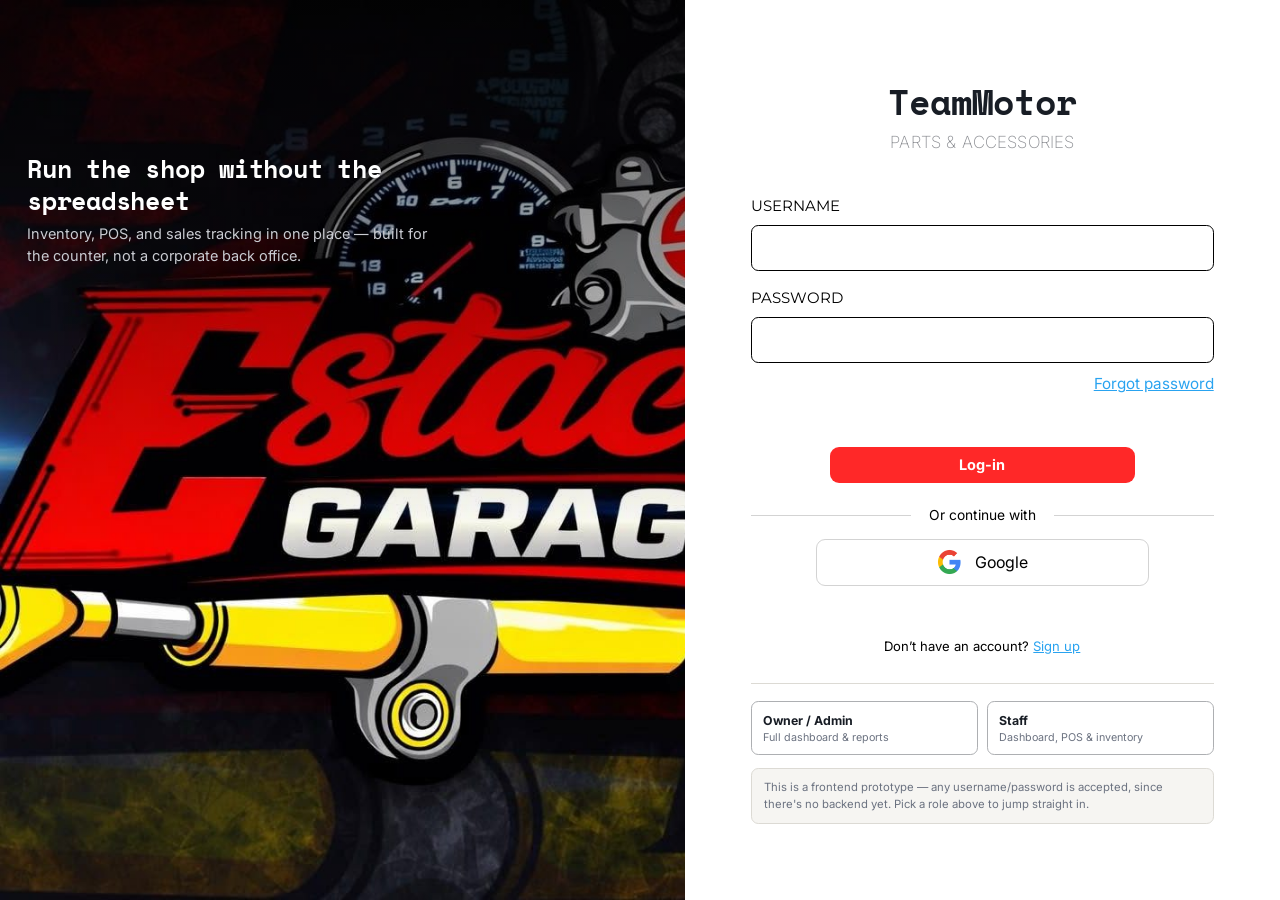
<file: motoshop-posupdate/motoshop-UPDATED/index.html>
<!DOCTYPE html>
<html lang="en">
<head>
<meta charset="UTF-8">
<meta name="viewport" content="width=device-width, initial-scale=1.0">
<title>Dashboard — TeamMotor</title>
<link rel="stylesheet" href="css/style.css">
<link rel="stylesheet" href="css/responsive.css">
</head>
<body>

<div class="app-shell">
  <div class="sidebar-scrim" id="sidebarScrim"></div>
  <aside class="sidebar" id="sidebar"></aside>

  <div class="main">
    <header class="topbar">
      <div class="flex items-center gap-12">
        <button class="hamburger-btn" id="hamburgerBtn" aria-label="Open menu"><svg viewBox="0 0 24 24"><line x1="3" y1="6" x2="21" y2="6"/><line x1="3" y1="12" x2="21" y2="12"/><line x1="3" y1="18" x2="21" y2="18"/></svg></button>
        <div class="topbar-title">
          <h1>Dashboard</h1>
          <p>Here's how the shop is doing today</p>
        </div>
      </div>
      <div class="topbar-actions" id="topbarActions"></div>
    </header>

    <main class="page">
      <div class="stat-grid" id="statGrid"></div>

      <div class="card" style="margin-bottom:1.25rem;">
        <div class="card-title-row">
          <h3>Recent Sales</h3>
          <a href="sales.html" class="btn btn-ghost btn-sm">View all</a>
        </div>
        <div class="table-wrap"><table>
          <thead><tr><th>Product</th><th class="text-right">Quantity</th><th class="text-right">Amount</th><th>Payment</th><th>Time</th></tr></thead>
          <tbody id="recentSalesTbody"></tbody>
        </table></div>
      </div>

      <div class="grid-2">
        <div class="card">
          <div class="card-title-row">
            <h3 id="salesTrendTitle">Sales Trend — Last 7 Days</h3>
            <div class="chip-row" id="trendRange">
              <span class="chip active" data-range="week">1 Week</span>
              <span class="chip" data-range="month">1 Month</span>
              <span class="chip" data-range="year">1 Year</span>
            </div>
          </div>
          <div class="bar-chart" id="salesChart"></div>
        </div>
        <div class="card">
          <div class="tabs" id="attentionTabs" style="margin-bottom:0.75rem;">
            <button class="tab-btn active" data-tab="low">Low Stock</button>
            <button class="tab-btn" data-tab="out">Out of Stock</button>
            <button class="tab-btn" data-tab="stockin">Recent Stock-In</button>
            <button class="tab-btn" data-tab="warranty">Warranties</button>
          </div>
          <div class="tab-panel active" id="panel-low"></div>
          <div class="tab-panel" id="panel-out"></div>
          <div class="tab-panel" id="panel-stockin"></div>
          <div class="tab-panel" id="panel-warranty"></div>
        </div>
      </div>

      <div class="card" style="margin-top:1rem;">
        <div class="card-title-row">
          <h3>Product Performance</h3>
          <p style="margin:0;color:var(--steel);font-size:.82rem;">Units sold vs. current stock</p>
        </div>
        <div class="table-wrap"><table>
          <thead><tr><th>Product</th><th class="text-right">Units Sold</th><th class="text-right">Current Stock</th><th>Status</th></tr></thead>
          <tbody id="performanceTbody"></tbody>
        </table></div>
      </div>
    </main>
  </div>
</div>

<script src="js/mock-data.js"></script>
<script src="js/store.js"></script>
<script src="js/analytics.js"></script>
<script src="js/app.js"></script>
<script src="js/notifications.js"></script>
<script src="js/dashboard.js"></script>
</body>
</html>
</file>
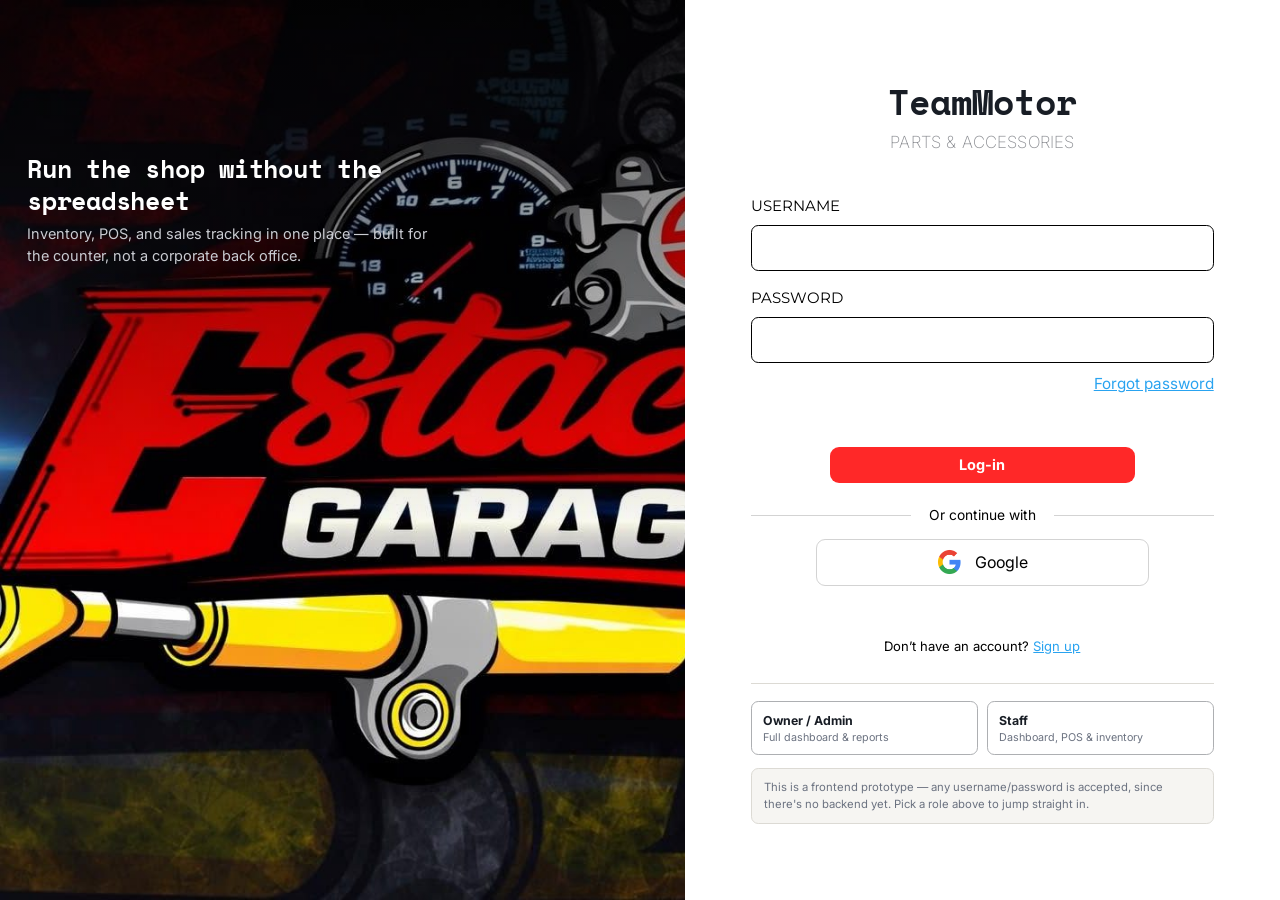
<file: motoshop-posupdate/motoshop-UPDATED/inventory.html>
<!DOCTYPE html>
<html lang="en">
<head>
<meta charset="UTF-8">
<meta name="viewport" content="width=device-width, initial-scale=1.0">
<title>Inventory — TeamMotor</title>
<link rel="stylesheet" href="css/style.css">
<link rel="stylesheet" href="css/responsive.css">
</head>
<body>

<div class="app-shell">
  <div class="sidebar-scrim" id="sidebarScrim"></div>
  <aside class="sidebar" id="sidebar"></aside>

  <div class="main">
    <header class="topbar">
      <div class="flex items-center gap-12">
        <button class="hamburger-btn" id="hamburgerBtn" aria-label="Open menu"><svg viewBox="0 0 24 24"><line x1="3" y1="6" x2="21" y2="6"/><line x1="3" y1="12" x2="21" y2="12"/><line x1="3" y1="18" x2="21" y2="18"/></svg></button>
        <div class="topbar-title">
          <h1>Inventory</h1>
          <p>Products, stock levels, and stock movement history</p>
        </div>
      </div>
      <div class="topbar-actions" id="topbarActions"></div>
    </header>

    <main class="page page-inventory">
      <div class="stat-grid stat-grid-5" id="invStatGrid"></div>

      <div class="card" style="margin-bottom:1.25rem;">
        <div class="card-title-row">
          <h3>Recent Stock Activity</h3>
          <button class="btn btn-ghost btn-sm" id="viewFullHistoryBtn" type="button">View full history</button>
        </div>
        <div id="recentActivityList"></div>
      </div>

      <div class="page-header">
        <div class="tabs" style="margin-bottom:0;border-bottom:none;">
          <button class="tab-btn active" data-tab="products">Products</button>
          <button class="tab-btn" data-tab="history">Inventory History</button>
        </div>
        <div class="actions">
          <button class="btn btn-secondary" id="manageCategoriesBtn"><svg viewBox="0 0 24 24"><polygon points="12,2 21,2 21,11 12,20 3,11 3,2"/><circle cx="16.5" cy="6.5" r="1.4"/></svg> Manage Categories</button>
          <button class="btn btn-primary" id="addProductBtn"><svg viewBox="0 0 24 24"><line x1="12" y1="5" x2="12" y2="19"/><line x1="5" y1="12" x2="19" y2="12"/></svg> Add Product</button>
        </div>
      </div>

      <div class="tab-panel active" id="tab-products">
        <div class="filter-bar">
          <div class="search-input"><svg viewBox="0 0 24 24"><circle cx="10.5" cy="10.5" r="6.5"/><line x1="15.3" y1="15.3" x2="21" y2="21"/></svg><input type="text" id="invSearch" placeholder="Search product, ID, or brand..."></div>
          <select class="select-filter" id="filterCategory"><option value="">All Categories</option></select>
          <select class="select-filter" id="filterProductBrand"><option value="">All Brands</option></select>
          <select class="select-filter" id="filterSupplier"><option value="">All Suppliers</option></select>
          <select class="select-filter" id="filterStatus">
            <option value="">All Statuses</option>
            <option value="In Stock">In Stock</option>
            <option value="Low Stock">Low Stock</option>
            <option value="Out of Stock">Out of Stock</option>
          </select>
          <select class="select-filter" id="sortBy">
            <option value="name-asc">Sort: Name (A–Z)</option>
            <option value="name-desc">Sort: Name (Z–A)</option>
            <option value="price-asc">Sort: Price (Low–High)</option>
            <option value="price-desc">Sort: Price (High–Low)</option>
            <option value="stock-asc">Sort: Stock (Low–High)</option>
            <option value="stock-desc">Sort: Stock (High–Low)</option>
            <option value="updated-desc">Sort: Recently Updated</option>
          </select>
        </div>
        <div class="filter-bar" style="margin-top:-0.5rem;">
          <span class="hint" style="margin:0;font-weight:700;text-transform:uppercase;letter-spacing:.04em;">Fits my bike:</span>
          <select class="select-filter" id="filterBrand"><option value="">Any Brand</option></select>
          <select class="select-filter" id="filterModel"><option value="">Any Model</option></select>
          <span class="chip" id="toggleArchivedChip" data-archived="0" style="margin-left:auto;">Show Archived</span>
        </div>
        <div class="table-card">
          <div class="table-wrap">
            <table>
              <thead><tr>
                <th>Product</th><th>Brand</th><th>Category</th><th>Compatibility</th><th>Supplier</th>
                <th class="text-right">Price</th><th class="text-right">Stock</th>
                <th>Status</th><th>Last Updated</th><th>Actions</th>
              </tr></thead>
              <tbody id="productsTbody"></tbody>
            </table>
          </div>
        </div>
      </div>

      <div class="tab-panel" id="tab-history">
        <div class="filter-bar">
          <div class="search-input"><svg viewBox="0 0 24 24"><circle cx="10.5" cy="10.5" r="6.5"/><line x1="15.3" y1="15.3" x2="21" y2="21"/></svg><input type="text" id="histSearch" placeholder="Search by product..."></div>
          <select class="select-filter" id="filterHistType">
            <option value="">All Types</option>
            <option value="Stock In">Stock In</option>
            <option value="Stock Out">Stock Out</option>
            <option value="Sale">Sale</option>
          </select>
        </div>
        <div class="table-card">
          <div class="table-wrap">
            <table>
              <thead><tr>
                <th>Date</th><th>Product</th><th>Type</th><th class="text-right">Qty</th>
                <th class="text-right">Previous</th><th class="text-right">New</th><th>Reason / Reference</th><th>Staff</th>
              </tr></thead>
              <tbody id="historyTbody"></tbody>
            </table>
          </div>
        </div>
      </div>
    </main>
  </div>
</div>

<!-- Add / Edit Product Modal -->
<div class="modal-overlay" id="productModalOverlay">
  <div class="modal modal-lg">
    <div class="modal-header">
      <h2 id="productModalTitle">Add Product</h2>
      <button class="modal-close" data-close="productModalOverlay"><svg viewBox="0 0 24 24"><line x1="5" y1="5" x2="19" y2="19"/><line x1="19" y1="5" x2="5" y2="19"/></svg></button>
    </div>
    <div class="modal-body">
      <form id="productForm" novalidate>
        <div class="form-grid">
          <div class="field span-2">
            <label>Product ID</label>
            <div class="id-preview"><span class="tag">Auto</span> <span id="idPreviewValue">—</span></div>
          </div>
        </div>

        <h3 class="form-section-title">Product Information</h3>
        <div class="form-grid">
          <div class="field">
            <label for="pName">Product Name</label>
            <input type="text" id="pName" required maxlength="60" placeholder="e.g. LED Headlight">
          </div>
          <div class="field">
            <label for="pBrand">Brand</label>
            <input type="text" id="pBrand" required maxlength="30" placeholder="e.g. Generic, Motul, Yamaha Genuine">
          </div>
          <div class="field span-2">
            <label for="pCategory">Category</label>
            <select id="pCategory" required></select>
          </div>
          <div class="field span-2">
            <label for="pDescription">Description</label>
            <textarea id="pDescription" maxlength="240" placeholder="Short description shown to customers online..."></textarea>
          </div>
        </div>

        <h3 class="form-section-title">Pricing &amp; Stock</h3>
        <div class="form-grid">
          <div class="field">
            <label for="pPrice">Selling Price (₱)</label>
            <input type="number" id="pPrice" min="0" step="1" required>
          </div>
          <div class="field">
            <label for="pCost">Cost / Acquisition Price (₱)</label>
            <input type="number" id="pCost" min="0" step="1" required>
          </div>
          <div class="field">
            <label for="pStock">Quantity</label>
            <input type="number" id="pStock" min="0" step="1" required>
            <div class="hint" id="stockEditHint" style="display:none;">Use Stock In / Stock Out to change stock after a product is created.</div>
          </div>
          <div class="field">
            <label for="pReorder">Reorder Level</label>
            <input type="number" id="pReorder" min="0" step="1" required>
            <div class="hint">Products at or below this number are flagged Low Stock.</div>
          </div>
        </div>

        <h3 class="form-section-title">Warranty (Optional)</h3>
        <div class="field">
          <div class="check-row">
            <input type="checkbox" id="pHasWarranty"><label for="pHasWarranty" style="margin:0;font-weight:500;">This product has a warranty</label>
          </div>
        </div>
        <div class="form-grid" id="warrantyFields" style="display:none;">
          <div class="field">
            <label for="pWarrantyDuration">Warranty Period</label>
            <div class="flex gap-8">
              <input type="number" id="pWarrantyDuration" min="1" step="1" style="flex:1;" data-error-msg="Enter a warranty period of at least 1." disabled>
              <select id="pWarrantyUnit" style="width:auto;" disabled>
                <option value="days">days</option>
                <option value="months" selected>months</option>
                <option value="years">years</option>
              </select>
            </div>
          </div>
          <div class="field">
            <label for="pWarrantyCoverage">Coverage / Terms</label>
            <input type="text" id="pWarrantyCoverage" maxlength="80" placeholder="e.g. Manufacturing defects only" disabled>
          </div>
        </div>

        <h3 class="form-section-title">Supplier</h3>
        <div class="form-grid">
          <div class="field">
            <label for="pSupplier">Supplier</label>
            <select id="pSupplier" required></select>
          </div>
          <div class="field">
            <label for="pSupplierRef">Supplier Reference</label>
            <input type="text" id="pSupplierRef" maxlength="30" placeholder="e.g. SKU or PO code">
          </div>
        </div>

        <h3 class="form-section-title">Motorcycle Compatibility</h3>
        <div class="field">
          <div class="check-row" style="margin-bottom:0.625rem;">
            <input type="checkbox" id="pUniversal"><label for="pUniversal" style="margin:0;font-weight:500;">Universal fit (all models)</label>
          </div>
          <div class="flex gap-8" style="margin-bottom:0.625rem;" id="compatBuilder">
            <select id="pCompatBrand" style="flex:1;"></select>
            <select id="pCompatModel" style="flex:1;"></select>
            <button type="button" class="btn btn-secondary btn-sm" id="addCompatBtn">Add</button>
          </div>
          <div class="chip-row" id="compatChips"></div>
        </div>
        <div class="form-grid">
          <div class="field span-2">
            <label for="pCompatYears">Model Year</label>
            <input type="text" id="pCompatYears" maxlength="20" placeholder="e.g. 2020-2024, or All Years">
            <div class="hint">Not a real motorcycle? Leave as &ldquo;All Years&rdquo; — this field is descriptive only.</div>
          </div>
        </div>

        <h3 class="form-section-title">Product Details</h3>
        <div class="field">
          <label>Product Image</label>
          <div class="image-drop" id="imageDropZone">
            <div class="drop-preview" id="imagePreview"></div>
            <div class="drop-text">
              <strong id="imageDropLabel">Click to choose an image</strong>
              <span>Prototype only — falls back to a category icon until a real photo is uploaded</span>
            </div>
            <input type="file" id="pImageFile" accept="image/*" style="display:none;">
          </div>
        </div>
      </form>
    </div>
    <div class="modal-footer">
      <button class="btn btn-secondary" data-close="productModalOverlay">Cancel</button>
      <button class="btn btn-primary" id="saveProductBtn">Save Product</button>
    </div>
  </div>
</div>

<!-- View Product Modal -->
<div class="modal-overlay" id="viewModalOverlay">
  <div class="modal modal-lg">
    <div class="modal-header">
      <h2 id="viewModalTitle">Product Details</h2>
      <button class="modal-close" data-close="viewModalOverlay"><svg viewBox="0 0 24 24"><line x1="5" y1="5" x2="19" y2="19"/><line x1="19" y1="5" x2="5" y2="19"/></svg></button>
    </div>
    <div class="modal-body">
      <div id="viewModalHead" style="margin-bottom:1rem;"></div>
      <div class="tabs" id="viewTabs">
        <button class="tab-btn active" data-tab="overview">Overview</button>
        <button class="tab-btn" data-tab="inventory">Inventory</button>
        <button class="tab-btn" data-tab="sales">Sales</button>
        <button class="tab-btn" data-tab="supplier">Supplier</button>
        <button class="tab-btn" data-tab="activity">Activity</button>
      </div>
      <div class="tab-panel active" id="vtab-overview"></div>
      <div class="tab-panel" id="vtab-inventory"></div>
      <div class="tab-panel" id="vtab-sales"></div>
      <div class="tab-panel" id="vtab-supplier"></div>
      <div class="tab-panel" id="vtab-activity"></div>
    </div>
    <div class="modal-footer">
      <button class="btn btn-secondary" data-close="viewModalOverlay">Close</button>
      <button class="btn btn-primary" id="viewToEditBtn">Edit Product</button>
    </div>
  </div>
</div>

<!-- Stock In / Out Modal -->
<div class="modal-overlay" id="stockModalOverlay">
  <div class="modal">
    <div class="modal-header">
      <h2 id="stockModalTitle">Stock In</h2>
      <button class="modal-close" data-close="stockModalOverlay"><svg viewBox="0 0 24 24"><line x1="5" y1="5" x2="19" y2="19"/><line x1="19" y1="5" x2="5" y2="19"/></svg></button>
    </div>
    <div class="modal-body">
      <form id="stockForm" novalidate>
        <div class="field">
          <label for="sProduct">Product</label>
          <select id="sProduct" required></select>
        </div>
        <div class="hint" id="currentStockHint" style="margin:-0.625rem 0 1rem;"></div>
        <div class="form-grid">
          <div class="field">
            <label for="sQty">Quantity</label>
            <input type="number" id="sQty" min="1" step="1" required>
          </div>
          <div class="field">
            <label for="sDate">Date</label>
            <input type="date" id="sDate" required>
          </div>
        </div>
        <div class="field" id="sSupplierField">
          <label for="sSupplier">Supplier</label>
          <select id="sSupplier"></select>
        </div>
        <div class="field" id="sReferenceField">
          <label for="sReference">Reference (PO #)</label>
          <input type="text" id="sReference" maxlength="20" placeholder="e.g. PO-1042">
        </div>
        <div class="field" id="sReasonField" style="display:none;">
          <label for="sReason">Reason</label>
          <select id="sReason">
            <option>Sold</option>
            <option>Damaged</option>
            <option>Returned</option>
            <option>Adjustment</option>
            <option>Other</option>
          </select>
        </div>
        <div class="field">
          <label for="sNotes">Notes</label>
          <textarea id="sNotes" maxlength="160" placeholder="Optional notes for this stock movement..."></textarea>
        </div>
      </form>
    </div>
    <div class="modal-footer">
      <button class="btn btn-secondary" data-close="stockModalOverlay">Cancel</button>
      <button class="btn btn-primary" id="saveStockBtn">Confirm</button>
    </div>
  </div>
</div>

<!-- Category Management Modal -->
<div class="modal-overlay" id="categoryModalOverlay">
  <div class="modal">
    <div class="modal-header">
      <h2>Manage Categories</h2>
      <button class="modal-close" data-close="categoryModalOverlay"><svg viewBox="0 0 24 24"><line x1="5" y1="5" x2="19" y2="19"/><line x1="19" y1="5" x2="5" y2="19"/></svg></button>
    </div>
    <div class="modal-body">
      <div id="categoryList" style="margin-bottom:0.5rem;"></div>
      <p class="hint" style="margin:0 0 1.125rem;">A category can only be deleted when it has no products (archived ones count too). To empty one, move its products to another category with Edit product.</p>
      <h3 style="font-size:.92rem;margin-bottom:0.625rem;">Add Category</h3>
      <div class="form-grid">
        <div class="field">
          <label for="newCategoryName">Category Name</label>
          <input type="text" id="newCategoryName" maxlength="30" placeholder="e.g. Tires &amp; Wheels">
        </div>
        <div class="field">
          <label>Auto Prefix</label>
          <div class="id-preview" id="newCategoryPrefix" style="width:100%;">—</div>
        </div>
      </div>
      <button class="btn btn-secondary" id="addCategoryBtn" type="button"><svg viewBox="0 0 24 24"><line x1="12" y1="5" x2="12" y2="19"/><line x1="5" y1="12" x2="19" y2="12"/></svg> Add Category</button>
    </div>
    <div class="modal-footer">
      <button class="btn btn-primary" data-close="categoryModalOverlay">Done</button>
    </div>
  </div>
</div>

<!-- Generic Confirm Dialog -->
<div class="modal-overlay" id="confirmOverlay">
  <div class="modal">
    <div class="modal-body" style="text-align:center;padding:1.875rem 1.5rem 0.625rem;">
      <div id="confirmIconWrap" style="width:3.25rem;height:3.25rem;border-radius:50%;background:var(--danger-bg);display:flex;align-items:center;justify-content:center;margin:0 auto 0.875rem;">
        <svg viewBox="0 0 24 24" style="width:1.625rem;height:1.625rem;stroke:var(--danger);stroke-width:2;fill:none;"><polygon points="12,3 22,20 2,20"/><line x1="12" y1="9" x2="12" y2="14"/><circle cx="12" cy="17" r="0.9"/></svg>
      </div>
      <h2 id="confirmTitle" style="margin-bottom:0.375rem;">Are you sure?</h2>
      <p class="text-muted" id="confirmMessage"></p>
    </div>
    <div class="modal-footer" style="justify-content:center;border-top:none;">
      <button class="btn btn-secondary" data-close="confirmOverlay">Cancel</button>
      <button class="btn btn-danger" id="confirmActionBtn">Confirm</button>
    </div>
  </div>
</div>

<script src="js/mock-data.js"></script>
<script src="js/store.js"></script>
<script src="js/analytics.js"></script>
<script src="js/app.js"></script>
<script src="js/notifications.js"></script>
<script src="js/inventory.js"></script>
</body>
</html>
</file>
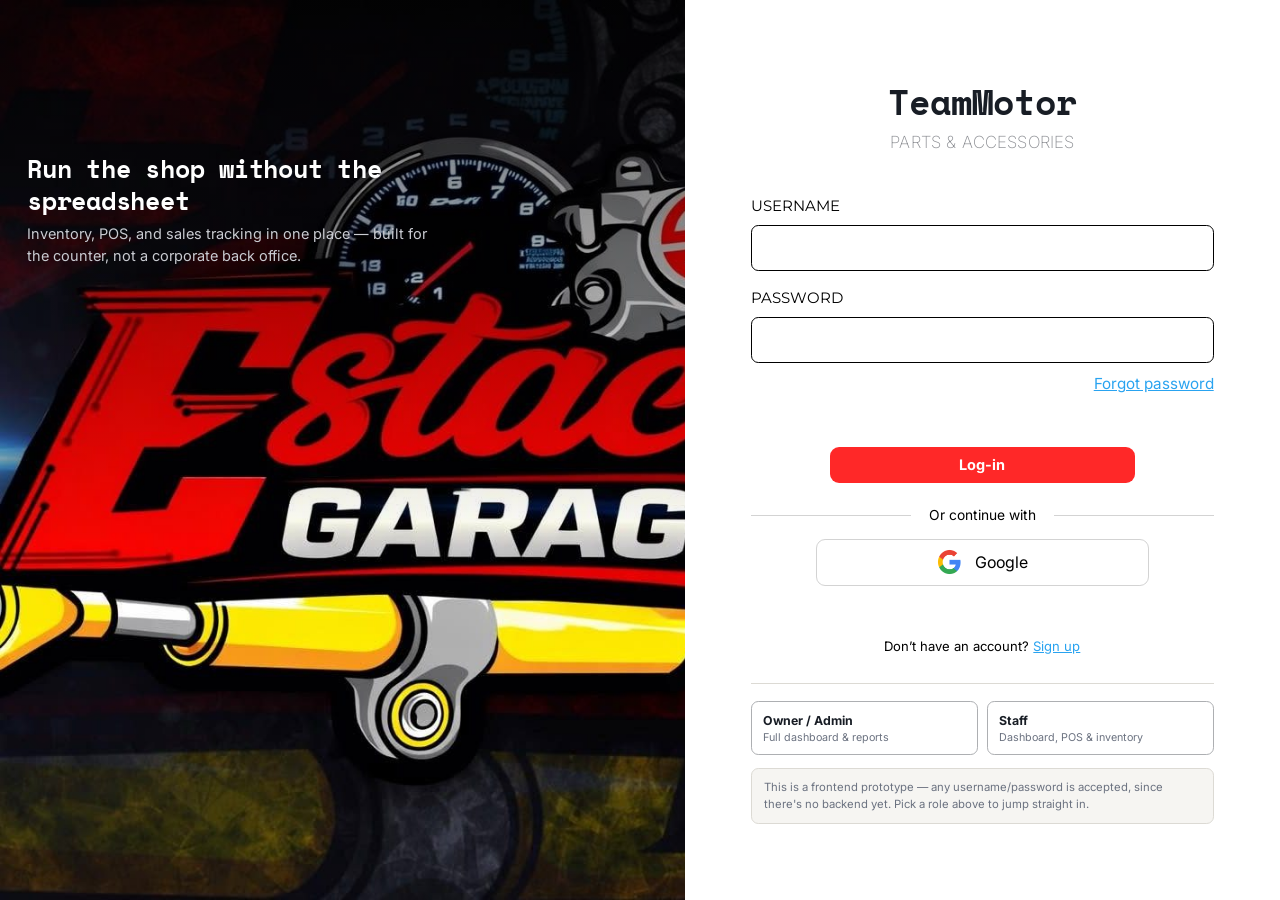
<file: motoshop-posupdate/motoshop-UPDATED/login.html>
<!DOCTYPE html>
<html lang="en">
<head>
<meta charset="UTF-8">
<meta name="viewport" content="width=device-width, initial-scale=1.0">
<title>Log In — TeamMotor</title>
<link rel="stylesheet" href="css/style.css">
<link rel="stylesheet" href="css/responsive.css">
</head>
<body>

<div class="login-shell">
  <div class="login-visual">
    <div class="pitch">
      <h2>Run the shop without the spreadsheet</h2>
      <p>Inventory, POS, and sales tracking in one place — built for the counter, not a corporate back office.</p>
    </div>
  </div>

  <div class="login-form-side">
    <div class="login-box">
      <div class="login-brand">
        <h1>TeamMotor</h1>
        <p>Parts &amp; Accessories</p>
      </div>

      <form id="loginForm">
        <div class="field">
          <label for="username">Username</label>
          <input type="text" id="username" autocomplete="username" required>
        </div>
        <div class="field">
          <label for="password">Password</label>
          <input type="password" id="password" autocomplete="current-password" required>
        </div>
        <a class="login-link forgot-link" href="#">Forgot password</a>
        <button type="submit" class="btn btn-primary btn-login">Log-in</button>
      </form>

      <div class="divider">Or continue with</div>
      <button type="button" class="btn-google"><img src="img/google.png" alt="" width="28" height="28"> Google</button>

      <p class="login-alt">Don&rsquo;t have an account? <a class="login-link" href="signup.html">Sign up</a></p>

      <div class="login-demo">
        <div class="role-toggle">
          <button type="button" class="role-btn" id="loginAsAdmin">
            <strong>Owner / Admin</strong><span>Full dashboard &amp; reports</span>
          </button>
          <button type="button" class="role-btn" id="loginAsStaff">
            <strong>Staff</strong><span>Dashboard, POS &amp; inventory</span>
          </button>
        </div>
        <div class="login-demo-note">This is a frontend prototype — any username/password is accepted, since there's no backend yet. Pick a role above to jump straight in.</div>
      </div>
    </div>
  </div>
</div>

<script src="js/mock-data.js"></script>
<script src="js/store.js"></script>
<script src="js/analytics.js"></script>
<script src="js/app.js"></script>
<script>
  seedStore();
  const users = Store.get('users', []);

  function goToRoleHome() {
    // Confirm session was written before navigating
    const check = getSession();
    if (!check || !check.role) {
      showToast('Could not save login session. Please try again.', 'danger');
      return;
    }
    window.location.replace('index.html');
  }

  function loginAs(role) {
    const match = users.find(u => u.role === role && u.status === 'Active');
    const user = match
      ? { name: match.name, username: match.username, role: match.role }
      : { name: 'Guest ' + role, username: 'guest', role: role };
    setSession(user);
    goToRoleHome();
  }

  document.getElementById('loginForm').addEventListener('submit', function (e) {
    e.preventDefault();
    const uname = document.getElementById('username').value.trim();
    if (!uname) return;
    const found = users.find(u => u.username.toLowerCase() === uname.toLowerCase() || u.email.toLowerCase() === uname.toLowerCase());
    if (found && found.status === 'Inactive') {
      showToast(found.name + '\u2019s account is inactive. Try juan.delacruz, or use a demo button below.', 'danger');
      return;
    }
    if (found) {
      setSession({ name: found.name, username: found.username, role: found.role });
      goToRoleHome();
    } else {
      const role = /admin|owner|ronnie/i.test(uname) ? 'Admin' : 'Staff';
      setSession({ name: uname, username: uname, role: role });
      goToRoleHome();
    }
  });

  document.getElementById('loginAsAdmin').addEventListener('click', function () { loginAs('Admin'); });
  document.getElementById('loginAsStaff').addEventListener('click', function () { loginAs('Staff'); });
</script>
</body>
</html>
</file>
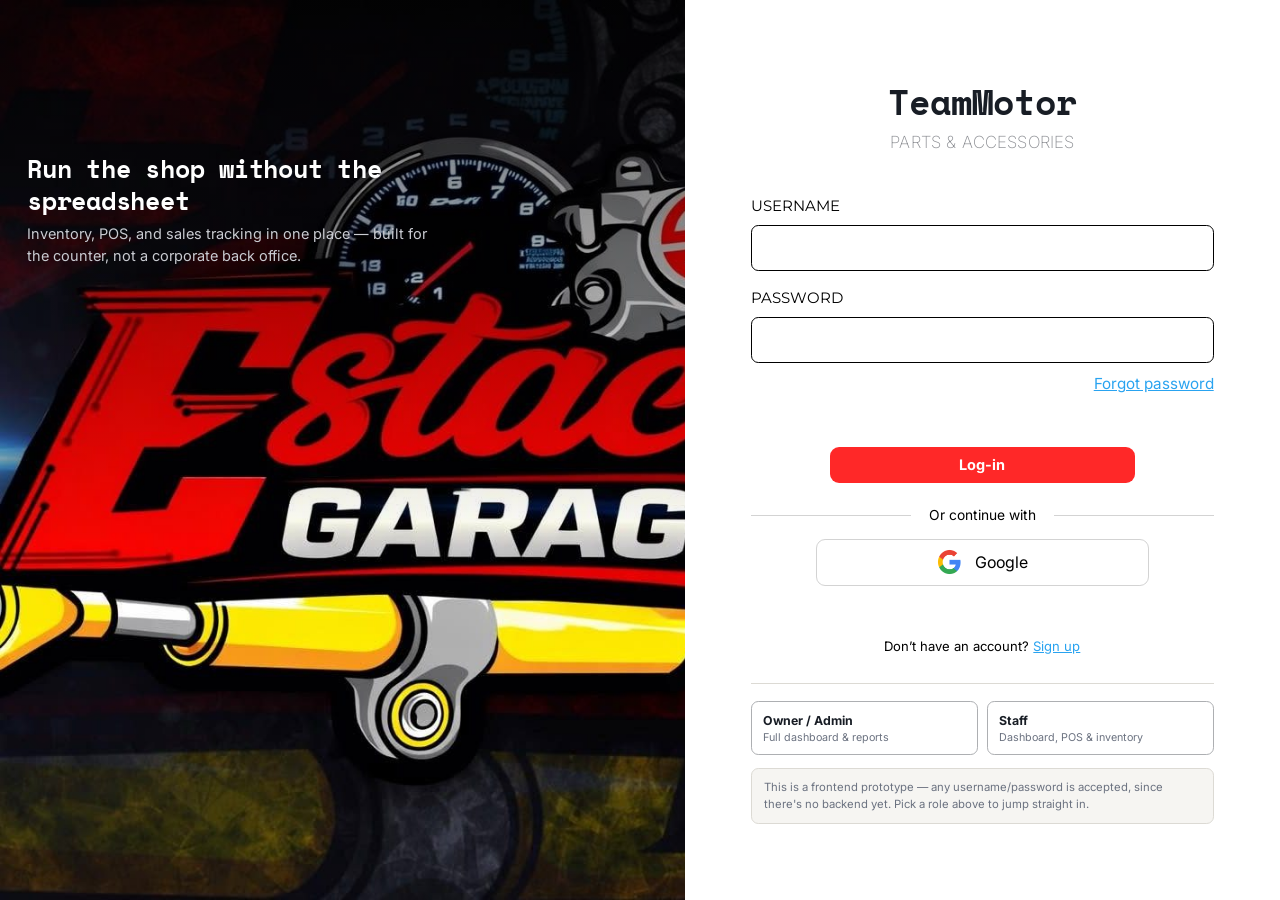
<file: motoshop-posupdate/motoshop-UPDATED/pos.html>
<!DOCTYPE html>
<html lang="en">
<head>
<meta charset="UTF-8">
<meta name="viewport" content="width=device-width, initial-scale=1.0">
<title>POS — TeamMotor</title>
<link rel="stylesheet" href="css/style.css">
<link rel="stylesheet" href="css/responsive.css">
</head>
<body>

<div class="app-shell">
  <div class="sidebar-scrim" id="sidebarScrim"></div>
  <aside class="sidebar" id="sidebar"></aside>

  <div class="main">
    <header class="topbar">
      <div class="flex items-center gap-12">
        <button class="hamburger-btn" id="hamburgerBtn" aria-label="Open menu"><svg viewBox="0 0 24 24"><line x1="3" y1="6" x2="21" y2="6"/><line x1="3" y1="12" x2="21" y2="12"/><line x1="3" y1="18" x2="21" y2="18"/></svg></button>
        <div class="topbar-title">
          <h1>TeamMotor POS</h1>
          <p>Search products, build the sale, and take payment</p>
        </div>
      </div>
      <div class="topbar-actions" id="topbarActions"></div>
    </header>

    <div class="pos-meta-bar">
      <div class="pos-meta-item"><span class="pos-meta-label">Staff</span><span id="posMetaStaff">—</span></div>
      <div class="pos-meta-item"><span class="pos-meta-label">Date &amp; Time</span><span id="posMetaDateTime">—</span></div>
      <div class="pos-meta-item"><span class="pos-meta-label">Transaction #</span><span id="posMetaTxnNumber">—</span></div>
    </div>

    <main class="page page-pos">

      <!-- Payment screen. Shown by the CSS :target rule when the URL ends in #payment (the "Proceed to
           Payment" link on the cart). Ids used by js/pos.js are kept as-is: payment, cashFields, gcashFields,
           paymentMethodGrid, payAmountReceived, payChange, completeSaleBtn. Everything else on this screen is
           filled in by js/pos-receipt.js. -->
      <section class="pos-payment" id="payment" aria-label="Payment">

        <div class="pay-panel pay-main">
          <div class="pay-head">
            <svg viewBox="0 0 24 24"><rect x="2" y="5" width="20" height="14" rx="2"/><line x1="2" y1="10" x2="22" y2="10"/><line x1="6" y1="15" x2="9" y2="15"/></svg>
            <div>
              <h3>Payment</h3>
              <p>Complete the payment to finish the transaction</p>
            </div>
            <a class="pay-back" href="#">&larr; Back to cart</a>
          </div>

          <div class="pay-due">
            <svg viewBox="0 0 24 24"><path d="M6 2h12v20l-3-2-3 2-3-2-3 2z"/><line x1="9" y1="8" x2="15" y2="8"/><line x1="9" y1="12" x2="15" y2="12"/></svg>
            <div class="pay-due-label"><strong>Total Amount Due</strong><span>(Item + Tax - Discount)</span></div>
            <div class="pay-due-amount" id="payDueAmount">&#8369;0.00</div>
          </div>

          <h4 class="pay-sub">Payment Method</h4>
          <p class="pay-hint">Select how the customer will pay.</p>
          <div class="pay-method-row">
            <div class="payment-method-grid" id="paymentMethodGrid"></div>
            <button type="button" class="payment-method-btn payment-method-card" disabled title="Not available yet">Credit Card/Debit Card</button>
          </div>

          <div class="pay-gcash" id="gcashFields" style="display:none;">
            <img src="img/gcash-qr.jpg" alt="GCash QR code (sample)" width="120" height="120">
            <span>Scan with GCash to pay</span>
          </div>

          <div id="cashFields" style="display:none;">
            <hr class="pay-rule">
            <h4 class="pay-sub">Amount Tendered</h4>
            <p class="pay-hint small">Enter the amount received from the customer.</p>
            <div class="tender-field">
              <span class="tender-peso">&#8369;</span>
              <input type="number" id="payAmountReceived" min="0" step="1" placeholder="Enter amount.." aria-label="Amount tendered">
              <button type="button" class="tender-clear" id="tenderClearBtn" aria-label="Clear amount"><svg viewBox="0 0 24 24"><circle cx="12" cy="12" r="9"/><line x1="9" y1="9" x2="15" y2="15"/><line x1="15" y1="9" x2="9" y2="15"/></svg></button>
            </div>
            <div class="quick-label">Quick Denomination <em>(Optional)</em></div>
            <div class="quick-row">
              <button type="button" class="quick-btn" data-quick="500">&#8369;500</button>
              <button type="button" class="quick-btn" data-quick="1000">&#8369;1,000</button>
              <button type="button" class="quick-btn" data-quick="2000">&#8369;2,000</button>
              <button type="button" class="quick-btn" data-quick="5000">&#8369;5,000</button>
              <button type="button" class="quick-btn quick-exact" data-quick="exact">Exact Amount</button>
            </div>
            <div class="pay-change-box">
              <div class="pc-cell pc-change">
                <svg viewBox="0 0 24 24"><rect x="2" y="6" width="20" height="12" rx="2"/><circle cx="12" cy="12" r="3"/></svg>
                <div><span>Change</span><strong id="payChange">&#8369;0.00</strong></div>
              </div>
              <div class="pc-sep"></div>
              <div class="pc-cell pc-paid">
                <svg viewBox="0 0 24 24"><path d="M6 2h12v20l-3-2-3 2-3-2-3 2z"/><line x1="9" y1="8" x2="15" y2="8"/><line x1="9" y1="12" x2="15" y2="12"/></svg>
                <div><span>Total Paid</span><strong id="payTotalPaid">&#8369;0.00</strong></div>
              </div>
            </div>
          </div>

          <button type="button" class="pay-process" id="completeSaleBtn">
            <svg viewBox="0 0 24 24"><rect x="2" y="5" width="20" height="14" rx="2"/><line x1="2" y1="10" x2="22" y2="10"/><line x1="6" y1="15" x2="9" y2="15"/></svg>
            Process Payment
            <svg viewBox="0 0 24 24"><line x1="4" y1="12" x2="20" y2="12"/><polyline points="14 6 20 12 14 18"/></svg>
          </button>
        </div>

        <div class="pay-panel pay-side">
          <details class="pay-order" open>
            <summary>
              <svg class="po-icon" viewBox="0 0 24 24"><path d="M6 8h12l1 13H5z"/><path d="M9 8V6a3 3 0 0 1 6 0v2"/></svg>
              <h3>Order Summary</h3>
              <span class="po-badge" id="orderItemBadge">0 Items</span>
              <svg class="po-chevron" viewBox="0 0 24 24"><polyline points="6 15 12 9 18 15"/></svg>
            </summary>
            <div class="order-table-wrap">
              <table class="order-table">
                <thead><tr><th>#</th><th>Item</th><th>Qty</th><th class="num">Unit Price</th><th class="num">Total Price</th></tr></thead>
                <tbody id="orderSummaryBody"></tbody>
              </table>
            </div>
            <div class="order-totals">
              <div class="ot-row"><span>Subtotal</span><strong id="osSubtotal">&#8369;0.00</strong></div>
              <div class="ot-row" style="display:none;"><span>Discount</span><span id="osDiscount">&#8369;0.00</span></div>
              <div class="ot-row"><span>VAT (12%)</span><span>&mdash;</span></div>
              <div class="ot-row ot-total"><span>Total Amount Due</span><strong id="osTotal">&#8369;0.00</strong></div>
            </div>
          </details>

          <section class="pay-receipt">
            <div class="pr-head">
              <svg viewBox="0 0 24 24"><rect x="5" y="4" width="14" height="17" rx="2"/><rect x="9" y="2" width="6" height="4" rx="1"/><line x1="8.5" y1="11" x2="15.5" y2="11"/><line x1="8.5" y1="15" x2="15.5" y2="15"/></svg>
              <h3>Receipt Preview</h3>
              <button type="button" class="btn-print" id="printReceiptBtn" title="Opens the print dialog. Receipt-printer support comes later.">
                <svg viewBox="0 0 24 24"><polyline points="6 9 6 2 18 2 18 9"/><path d="M6 18H4a2 2 0 0 1-2-2v-5a2 2 0 0 1 2-2h16a2 2 0 0 1 2 2v5a2 2 0 0 1-2 2h-2"/><rect x="6" y="14" width="12" height="8"/></svg>
                Print Receipt
              </button>
            </div>
            <div class="receipt-preview" id="receiptPreview"></div>
          </section>
        </div>
      </section>

      <!-- Sale screen: products + cart -->
      <div class="pos-sale">
        <section class="pos-col pos-products" data-poscol="browse">
          <div class="pos-col-header">
            <h3>Products</h3>
            <div class="search-input"><svg viewBox="0 0 24 24"><circle cx="10.5" cy="10.5" r="6.5"/><line x1="15.3" y1="15.3" x2="21" y2="21"/></svg><input type="text" id="posSearch" placeholder="Search product or ID"></div>
            <div class="category-chip-row" id="posCategoryChips"></div>
          </div>
          <div class="pos-col-body">
            <div class="product-tile-grid" id="posProductGrid"></div>
          </div>
        </section>

        <section class="pos-col pos-cart" data-poscol="cart">
          <div class="pos-cart-head">
            <h3>Cart Details</h3>
            <p>Details of all transaction</p>
            <div class="pos-cart-count-row">
              <span id="cartItemCount" class="hint">Cart is empty</span>
              <button type="button" class="link-danger" id="clearCartBtn">Delete all</button>
            </div>
          </div>
          <div class="pos-col-body" id="cartList"></div>
          <div class="pos-cart-totals">
            <div class="pay-summary-row"><span>Total Product Price</span><span id="paySubtotal">₱0</span></div>
            <!-- Discount is hidden for now (to be reworked). It is only hidden, not removed: js/pos.js still reads #payDiscount, which stays at 0. -->
            <div class="pay-summary-row" style="display:none;"><span>Discount (₱)</span><span class="discount-wrap"><input type="number" id="payDiscount" min="0" step="1" value="0" class="discount-input"><span class="discount-pct" id="discountPct"></span></span></div>
            <div class="pay-summary-row"><span>Product Tax</span><span>—</span></div>
            <div class="pay-summary-row total"><span>Grand Total</span><span id="payTotal">₱0</span></div>
            <a class="btn btn-primary btn-block" href="#payment">Proceed to Payment</a>
          </div>
        </section>
      </div>
    </main>
  </div>
</div>

<!-- Sale success modal -->
<div class="modal-overlay" id="saleSuccessOverlay">
  <div class="modal">
    <div class="modal-body" style="text-align:center;padding:2.125rem 1.5rem 1.125rem;">
      <div style="width:3.5rem;height:3.5rem;border-radius:50%;background:var(--ok-bg);display:flex;align-items:center;justify-content:center;margin:0 auto 1rem;">
        <svg viewBox="0 0 24 24" style="width:1.875rem;height:1.875rem;stroke:var(--ok);stroke-width:2;fill:none;"><circle cx="12" cy="12" r="9"/><polyline points="7.5,12.5 10.5,15.5 16.5,9"/></svg>
      </div>
      <h2 style="margin-bottom:0.25rem;">Sale Completed</h2>
      <p class="text-muted" id="saleTxnNumber" style="margin-bottom:2px;font-weight:600;"></p>
      <p class="text-muted" id="saleSuccessDetail" style="margin-bottom:0;"></p>
      <div style="text-align:left;margin-top:1.125rem;border-top:1px solid var(--border);padding-top:0.875rem;">
        <div class="hint" style="margin-bottom:0.5rem;font-weight:700;text-transform:uppercase;letter-spacing:.04em;">Inventory Updated</div>
        <div id="saleInventoryUpdates"></div>
        <div class="hint" style="margin-top:0.625rem;">Also recorded in <a href="sales.html">Sales</a> &middot; stock levels updated in <a href="inventory.html">Inventory</a>.</div>
      </div>
    </div>
    <div class="modal-footer" style="justify-content:center;border-top:none;padding-top:0.375rem;">
      <button class="btn btn-secondary" id="printSaleReceiptBtn" type="button" title="Opens the print dialog. Receipt-printer support comes later.">Print Receipt</button>
      <button class="btn btn-primary" id="newSaleBtn">Start New Sale</button>
    </div>
  </div>
</div>

<script src="js/mock-data.js"></script>
<script src="js/store.js"></script>
<script src="js/analytics.js"></script>
<script src="js/app.js"></script>
<script src="js/notifications.js"></script>
<script src="js/pos.js"></script>
<script src="js/pos-receipt.js"></script>
</body>
</html>
</file>
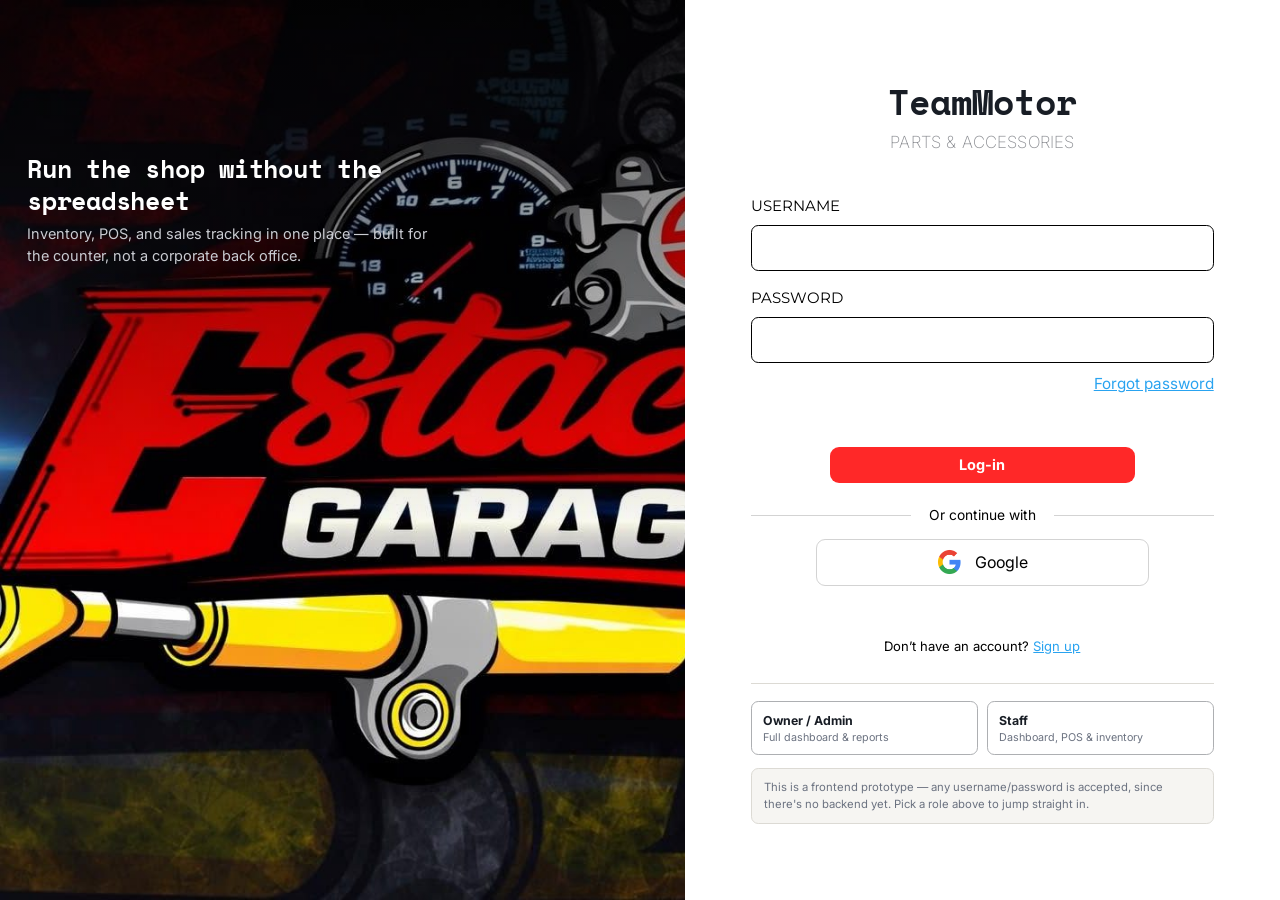
<file: motoshop-posupdate/motoshop-UPDATED/sales.html>
<!DOCTYPE html>
<html lang="en">
<head>
<meta charset="UTF-8">
<meta name="viewport" content="width=device-width, initial-scale=1.0">
<title>Sales — TeamMotor</title>
<link rel="stylesheet" href="css/style.css">
<link rel="stylesheet" href="css/responsive.css">
</head>
<body>

<div class="app-shell">
  <div class="sidebar-scrim" id="sidebarScrim"></div>
  <aside class="sidebar" id="sidebar"></aside>

  <div class="main">
    <header class="topbar">
      <div class="flex items-center gap-12">
        <button class="hamburger-btn" id="hamburgerBtn" aria-label="Open menu"><svg viewBox="0 0 24 24"><line x1="3" y1="6" x2="21" y2="6"/><line x1="3" y1="12" x2="21" y2="12"/><line x1="3" y1="18" x2="21" y2="18"/></svg></button>
        <div class="topbar-title">
          <h1>Sales</h1>
          <p>What's selling and what's moving</p>
        </div>
      </div>
      <div class="topbar-actions" id="topbarActions"></div>
    </header>

    <main class="page page-sales">
      <div class="tabs">
        <button class="tab-btn active" data-tab="overview">Overview</button>
        <button class="tab-btn" data-tab="analysis">Sales Analysis</button>
        <button class="tab-btn" data-tab="movement">Product Movement</button>
      </div>

      <div class="tab-panel active" id="tab-overview">
        <div class="stat-grid stat-grid-5" id="salesStatGrid"></div>
        <div class="grid-2">
          <div class="card">
            <div class="card-title-row"><h3>Recent Orders</h3></div>
            <div class="table-wrap"><table>
              <thead><tr><th>Order</th><th>Date</th><th>Items</th><th>Staff</th><th>Payment</th><th class="text-right">Total</th></tr></thead>
              <tbody id="recentOrdersTbody"></tbody>
            </table></div>
          </div>
          <div class="card card-fit">
            <div class="card-title-row"><h3>Payment Method Summary</h3></div>
            <div id="paymentSummary"></div>
          </div>
        </div>
      </div>

      <div class="tab-panel" id="tab-analysis">
        <div class="card" style="margin-bottom:1rem;">
          <div class="card-title-row">
            <h3 id="analysisTrendTitle">Sales Trend — Last 7 Days</h3>
            <div class="chip-row" id="analysisRange">
              <span class="chip active" data-range="week">1 Week</span>
              <span class="chip" data-range="month">1 Month</span>
              <span class="chip" data-range="year">1 Year</span>
            </div>
          </div>
          <div class="bar-chart" id="analysisChart"></div>
        </div>
        <div class="grid-2">
          <div class="card">
            <div class="card-title-row"><h3>Top-Selling Products</h3></div>
            <p style="color:var(--steel);font-size:.82rem;margin-top:-0.375rem;">What's moving — good candidates to keep well-stocked.</p>
            <div id="topSellersList"></div>
          </div>
          <div class="card">
            <div class="card-title-row"><h3>Slow-Moving Products</h3></div>
            <p style="color:var(--steel);font-size:.82rem;margin-top:-0.375rem;">Barely selling — consider a promo or smaller reorders.</p>
            <div id="slowMoversList"></div>
          </div>
        </div>
      </div>

      <div class="tab-panel" id="tab-movement">
        <div class="grid-2">
          <div class="card">
            <div class="card-title-row"><h3>Fast Moving</h3></div>
            <div class="table-wrap"><table>
              <thead><tr><th>Product</th><th class="text-right">Units Sold</th><th class="text-right">Current Stock</th></tr></thead>
              <tbody id="fastMovingTbody"></tbody>
            </table></div>
          </div>
          <div class="card">
            <div class="card-title-row"><h3>Slow Moving</h3></div>
            <div class="table-wrap"><table>
              <thead><tr><th>Product</th><th class="text-right">Units Sold</th><th class="text-right">Current Stock</th></tr></thead>
              <tbody id="slowMovingTbody"></tbody>
            </table></div>
          </div>
        </div>
      </div>
    </main>
  </div>
</div>

<script src="js/mock-data.js"></script>
<script src="js/store.js"></script>
<script src="js/analytics.js"></script>
<script src="js/app.js"></script>
<script src="js/notifications.js"></script>
<script src="js/sales.js"></script>
<script src="js/sales-trend.js"></script>
</body>
</html>
</file>
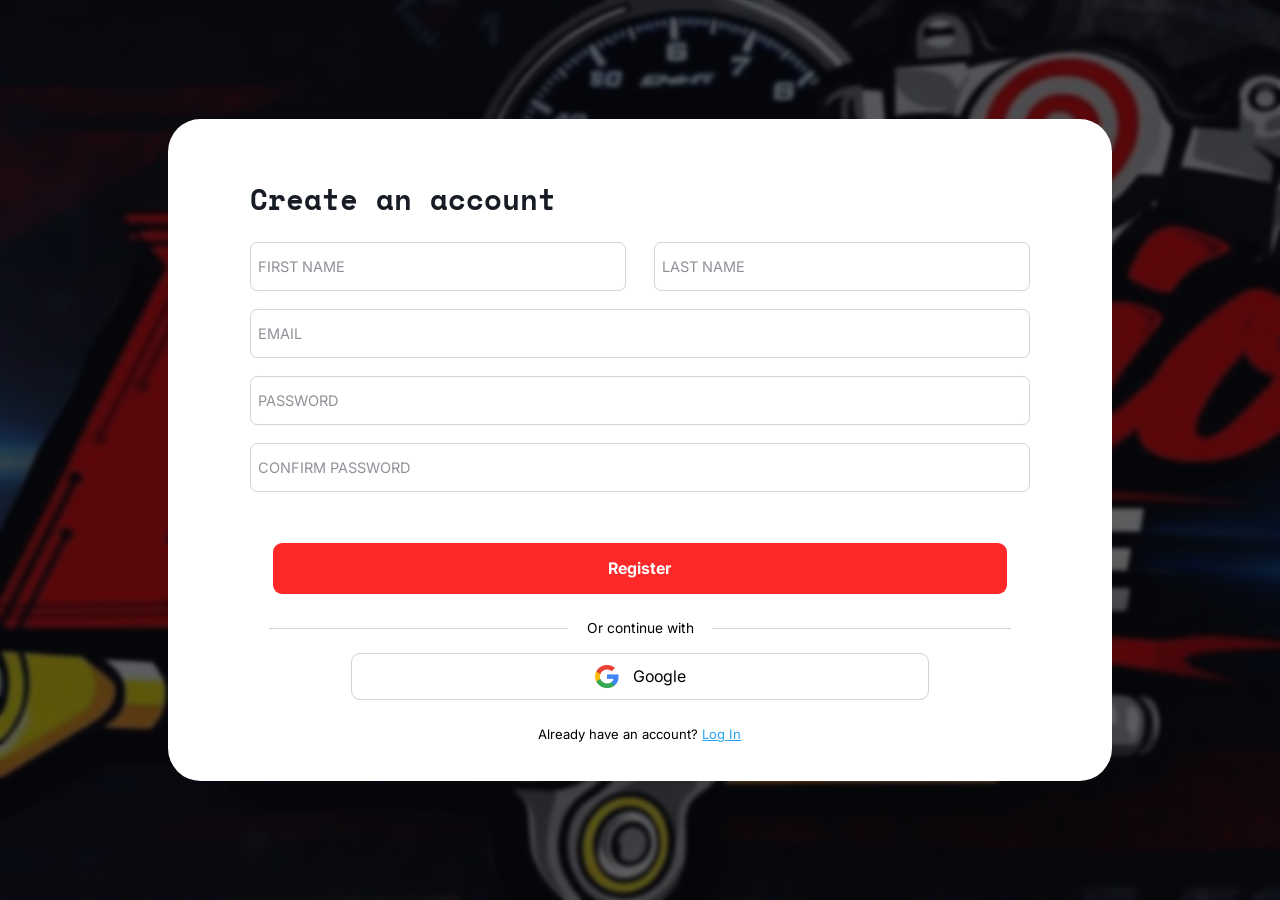
<file: motoshop-posupdate/motoshop-UPDATED/signup.html>
<!DOCTYPE html>
<html lang="en">
<head>
<meta charset="UTF-8">
<meta name="viewport" content="width=device-width, initial-scale=1.0">
<title>Sign Up — TeamMotor</title>
<link rel="stylesheet" href="css/style.css">
<link rel="stylesheet" href="css/responsive.css">
</head>
<body>

<!-- Visual design only. There is intentionally no <form>, no submit handler and no script on this page:
     nothing is sent anywhere and nothing is stored. Wire it up when the sign-up behaviour is defined. -->
<div class="signup-shell">
  <div class="signup-card">
    <h1>Create an account</h1>

    <div class="signup-fields">
      <input type="text" placeholder="First name" aria-label="First name" autocomplete="given-name">
      <input type="text" placeholder="Last name" aria-label="Last name" autocomplete="family-name">
      <input type="email" class="span-2" placeholder="Email" aria-label="Email" autocomplete="email">
      <input type="password" class="span-2" placeholder="Password" aria-label="Password" autocomplete="new-password">
      <input type="password" class="span-2" placeholder="Confirm password" aria-label="Confirm password" autocomplete="new-password">
    </div>

    <button type="button" class="btn btn-primary btn-register">Register</button>

    <div class="divider">Or continue with</div>
    <button type="button" class="btn-google"><img src="img/google.png" alt="" width="28" height="28"> Google</button>

    <p class="login-alt">Already have an account? <a class="login-link" href="login.html">Log In</a></p>
  </div>
</div>

</body>
</html>
</file>
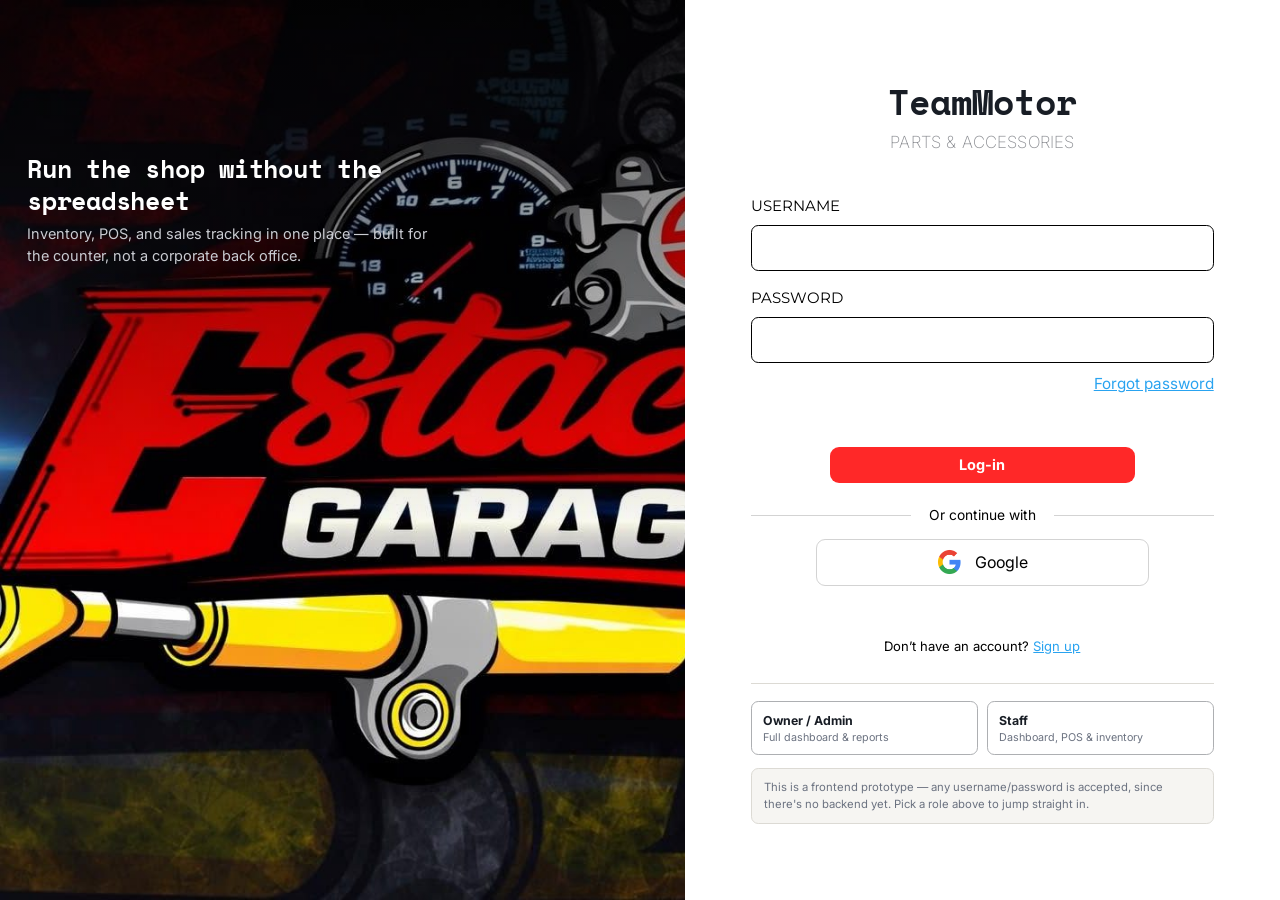
<file: motoshop-posupdate/motoshop-UPDATED/suppliers.html>
<!DOCTYPE html>
<html lang="en">
<head>
<meta charset="UTF-8">
<meta name="viewport" content="width=device-width, initial-scale=1.0">
<title>Suppliers — TeamMotor</title>
<link rel="stylesheet" href="css/style.css">
<link rel="stylesheet" href="css/responsive.css">
</head>
<body>

<div class="app-shell">
  <div class="sidebar-scrim" id="sidebarScrim"></div>
  <aside class="sidebar" id="sidebar"></aside>

  <div class="main">
    <header class="topbar">
      <div class="flex items-center gap-12">
        <button class="hamburger-btn" id="hamburgerBtn" aria-label="Open menu"><svg viewBox="0 0 24 24"><line x1="3" y1="6" x2="21" y2="6"/><line x1="3" y1="12" x2="21" y2="12"/><line x1="3" y1="18" x2="21" y2="18"/></svg></button>
        <div class="topbar-title">
          <h1>Suppliers</h1>
          <p>Who you order parts from</p>
        </div>
      </div>
      <div class="topbar-actions" id="topbarActions"></div>
    </header>

    <main class="page">
      <div class="page-header">
        <div class="search-input" style="max-width:20rem;"><svg viewBox="0 0 24 24"><circle cx="10.5" cy="10.5" r="6.5"/><line x1="15.3" y1="15.3" x2="21" y2="21"/></svg><input type="text" id="supSearch" placeholder="Search suppliers..."></div>
        <div class="actions">
          <button class="btn btn-primary" id="addSupplierBtn"><svg viewBox="0 0 24 24"><line x1="12" y1="5" x2="12" y2="19"/><line x1="5" y1="12" x2="19" y2="12"/></svg> Add Supplier</button>
        </div>
      </div>

      <div class="table-card">
        <div class="table-wrap">
          <table>
            <thead><tr>
              <th>Supplier</th><th>Contact Person</th><th>Contact Number</th><th>Email</th>
              <th>Products Supplied</th><th>Last Delivery</th><th>Status</th><th>Actions</th>
            </tr></thead>
            <tbody id="suppliersTbody"></tbody>
          </table>
        </div>
      </div>
    </main>
  </div>
</div>

<!-- Add / Edit Supplier -->
<div class="modal-overlay" id="supplierModalOverlay">
  <div class="modal">
    <div class="modal-header">
      <h2 id="supplierModalTitle">Add Supplier</h2>
      <button class="modal-close" data-close="supplierModalOverlay"><svg viewBox="0 0 24 24"><line x1="5" y1="5" x2="19" y2="19"/><line x1="19" y1="5" x2="5" y2="19"/></svg></button>
    </div>
    <div class="modal-body">
      <form id="supplierForm" novalidate>
        <div class="field"><label for="supName">Supplier Name</label><input type="text" id="supName" required maxlength="60"></div>
        <div class="form-grid">
          <div class="field"><label for="supContact">Contact Person</label><input type="text" id="supContact" required maxlength="50"></div>
          <div class="field"><label for="supPhone">Contact Number</label><input type="tel" id="supPhone" required placeholder="09xx-xxx-xxxx"></div>
          <div class="field"><label for="supEmail">Email</label><input type="email" id="supEmail" required></div>
          <div class="field"><label for="supLastDelivery">Last Delivery</label><input type="date" id="supLastDelivery"></div>
          <div class="field span-2">
            <label for="supStatus">Status</label>
            <select id="supStatus"><option value="Active">Active</option><option value="Inactive">Inactive</option></select>
          </div>
        </div>
      </form>
    </div>
    <div class="modal-footer">
      <button class="btn btn-secondary" data-close="supplierModalOverlay">Cancel</button>
      <button class="btn btn-primary" id="saveSupplierBtn">Save Supplier</button>
    </div>
  </div>
</div>

<!-- View Supplier -->
<div class="modal-overlay" id="supplierViewOverlay">
  <div class="modal">
    <div class="modal-header"><h2>Supplier Details</h2>
      <button class="modal-close" data-close="supplierViewOverlay"><svg viewBox="0 0 24 24"><line x1="5" y1="5" x2="19" y2="19"/><line x1="19" y1="5" x2="5" y2="19"/></svg></button>
    </div>
    <div class="modal-body" id="supplierViewBody"></div>
    <div class="modal-footer">
      <button class="btn btn-secondary" data-close="supplierViewOverlay">Close</button>
      <button class="btn btn-primary" id="supplierViewToEdit">Edit Supplier</button>
    </div>
  </div>
</div>

<script src="js/mock-data.js"></script>
<script src="js/store.js"></script>
<script src="js/analytics.js"></script>
<script src="js/app.js"></script>
<script src="js/notifications.js"></script>
<script src="js/suppliers.js"></script>
</body>
</html>
</file>
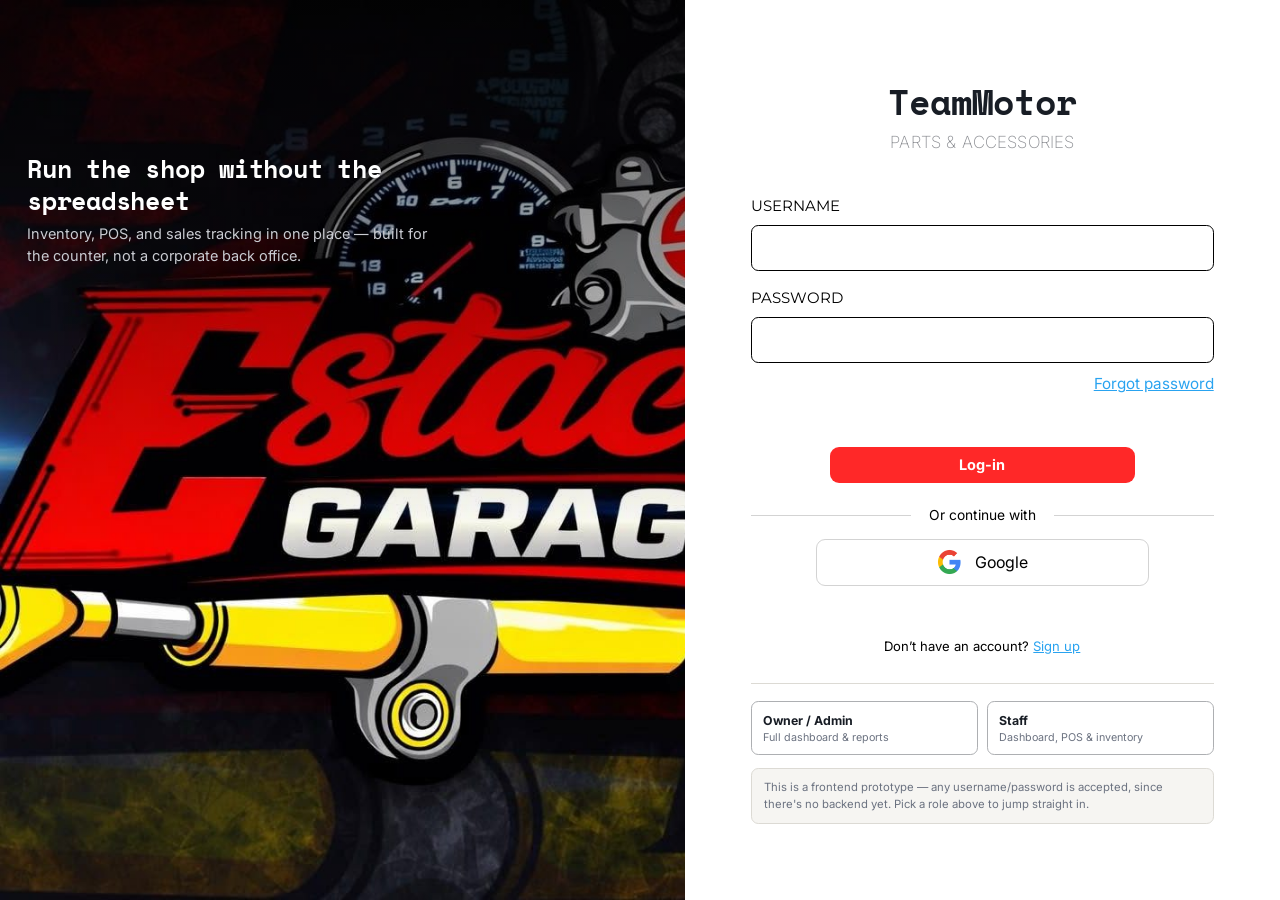
<file: motoshop-posupdate/motoshop-UPDATED/users.html>
<!DOCTYPE html>
<html lang="en">
<head>
<meta charset="UTF-8">
<meta name="viewport" content="width=device-width, initial-scale=1.0">
<title>Users — TeamMotor</title>
<link rel="stylesheet" href="css/style.css">
<link rel="stylesheet" href="css/responsive.css">
</head>
<body>

<div class="app-shell">
  <div class="sidebar-scrim" id="sidebarScrim"></div>
  <aside class="sidebar" id="sidebar"></aside>

  <div class="main">
    <header class="topbar">
      <div class="flex items-center gap-12">
        <button class="hamburger-btn" id="hamburgerBtn" aria-label="Open menu"><svg viewBox="0 0 24 24"><line x1="3" y1="6" x2="21" y2="6"/><line x1="3" y1="12" x2="21" y2="12"/><line x1="3" y1="18" x2="21" y2="18"/></svg></button>
        <div class="topbar-title">
          <h1>Users</h1>
          <p>Who can log in, and what they can do</p>
        </div>
      </div>
      <div class="topbar-actions" id="topbarActions"></div>
    </header>

    <main class="page">
      <div class="page-header">
        <div class="search-input" style="max-width:20rem;"><svg viewBox="0 0 24 24"><circle cx="10.5" cy="10.5" r="6.5"/><line x1="15.3" y1="15.3" x2="21" y2="21"/></svg><input type="text" id="userSearch" placeholder="Search users..."></div>
        <div class="actions">
          <button class="btn btn-primary" id="addUserBtn"><svg viewBox="0 0 24 24"><line x1="12" y1="5" x2="12" y2="19"/><line x1="5" y1="12" x2="19" y2="12"/></svg> Add User</button>
        </div>
      </div>

      <div class="table-card">
        <div class="table-wrap">
          <table>
            <thead><tr><th>Name</th><th>Username</th><th>Email</th><th>Role</th><th>Date Added</th><th>Status</th><th>Actions</th></tr></thead>
            <tbody id="usersTbody"></tbody>
          </table>
        </div>
      </div>

    </main>
  </div>
</div>

<!-- Add / Edit User -->
<div class="modal-overlay" id="userModalOverlay">
  <div class="modal">
    <div class="modal-header">
      <h2 id="userModalTitle">Add User</h2>
      <button class="modal-close" data-close="userModalOverlay"><svg viewBox="0 0 24 24"><line x1="5" y1="5" x2="19" y2="19"/><line x1="19" y1="5" x2="5" y2="19"/></svg></button>
    </div>
    <div class="modal-body">
      <form id="userForm" novalidate>
        <div class="form-grid">
          <div class="field"><label for="uName">Full Name</label><input type="text" id="uName" required maxlength="50"></div>
          <div class="field"><label for="uUsername">Username</label><input type="text" id="uUsername" required maxlength="30" pattern="[a-z0-9.\-]+" data-error-msg="Lowercase letters, numbers, dots or hyphens only." placeholder="e.g. juan.delacruz"></div>
          <div class="field"><label for="uEmail">Email</label><input type="email" id="uEmail" required></div>
          <div class="field">
            <label for="uRole">Role</label>
            <select id="uRole"><option value="Staff">Staff</option><option value="Admin">Admin</option></select>
          </div>
          <div class="field">
            <label for="uPassword">Password</label>
            <input type="password" id="uPassword" maxlength="72" autocomplete="new-password" placeholder="Enter password">
          </div>
          <div class="field">
            <label for="uConfirmPassword">Confirm Password</label>
            <input type="password" id="uConfirmPassword" maxlength="72" autocomplete="new-password" placeholder="Re-enter password">
          </div>
          <div class="field span-2">
            <label for="uStatus">Status</label>
            <select id="uStatus"><option value="Active">Active</option><option value="Inactive">Inactive</option></select>
          </div>
        </div>
        <div class="hint" id="userPasswordHint">Password and confirm password are required when adding a new account.</div>
      </form>
    </div>
    <div class="modal-footer">
      <button class="btn btn-secondary" data-close="userModalOverlay">Cancel</button>
      <button class="btn btn-primary" id="saveUserBtn">Save User</button>
    </div>
  </div>
</div>

<script src="js/mock-data.js"></script>
<script src="js/store.js"></script>
<script src="js/analytics.js"></script>
<script src="js/app.js"></script>
<script src="js/notifications.js"></script>
<script src="js/users.js"></script>
</body>
</html>
</file>
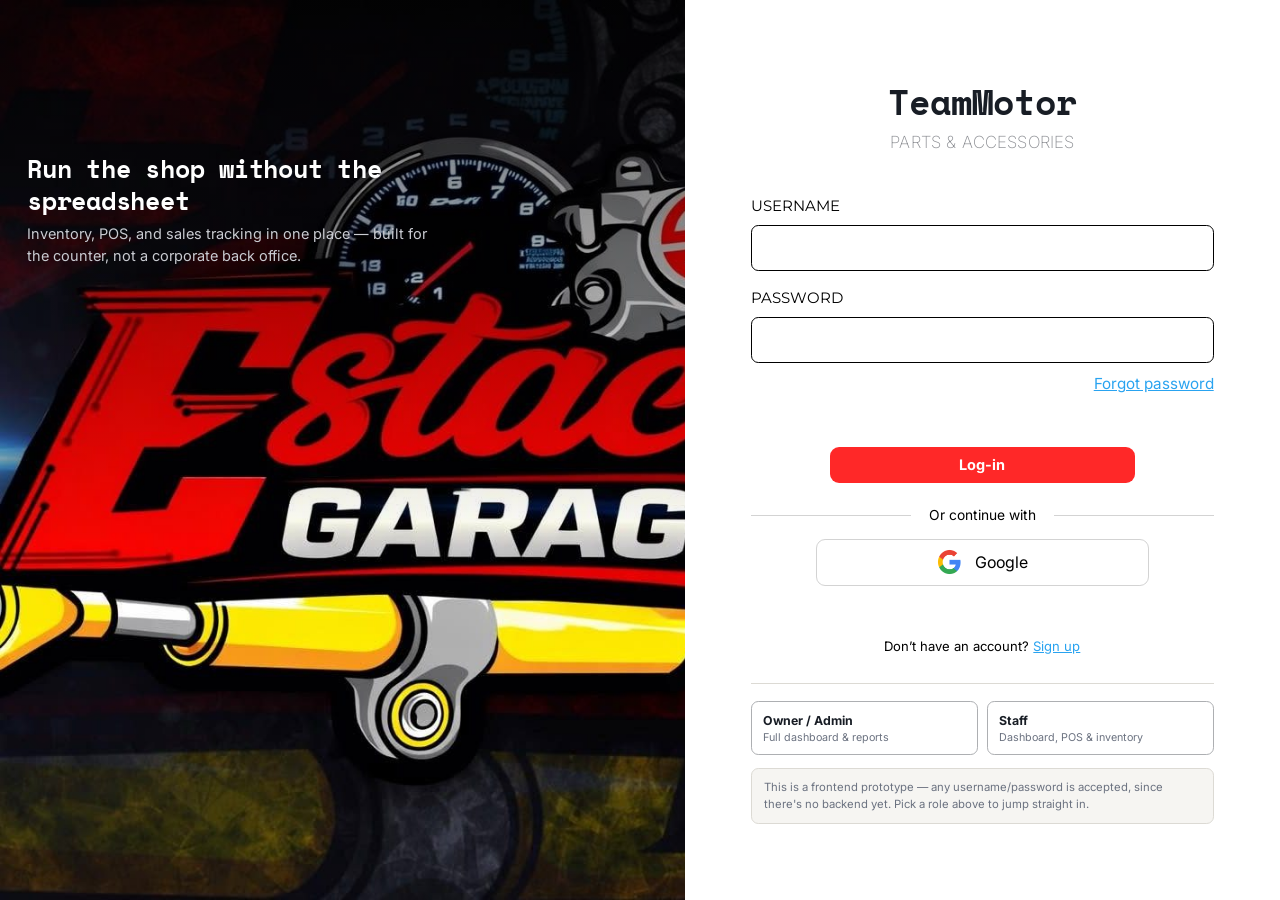
<file: motoshop-posupdate/motoshop-UPDATED/warranty.html>
<!DOCTYPE html>
<html lang="en">
<head>
<meta charset="UTF-8">
<meta name="viewport" content="width=device-width, initial-scale=1.0">
<title>Warranty — TeamMotor</title>
<link rel="stylesheet" href="css/style.css">
<link rel="stylesheet" href="css/responsive.css">
</head>
<body>

<div class="app-shell">
  <div class="sidebar-scrim" id="sidebarScrim"></div>
  <aside class="sidebar" id="sidebar"></aside>

  <div class="main">
    <header class="topbar">
      <div class="flex items-center gap-12">
        <button class="hamburger-btn" id="hamburgerBtn" aria-label="Open menu"><svg viewBox="0 0 24 24"><line x1="3" y1="6" x2="21" y2="6"/><line x1="3" y1="12" x2="21" y2="12"/><line x1="3" y1="18" x2="21" y2="18"/></svg></button>
        <div class="topbar-title">
          <h1>Warranty</h1>
          <p>Digital warranty records for motorcycles sold by TeamMotor</p>
        </div>
      </div>
      <div class="topbar-actions" id="topbarActions"></div>
    </header>

    <main class="page">
      <div class="stat-grid" id="warStatGrid"></div>

      <div class="filter-bar">
        <div class="search-input" style="max-width:17.5rem;"><svg viewBox="0 0 24 24"><circle cx="10.5" cy="10.5" r="6.5"/><line x1="15.3" y1="15.3" x2="21" y2="21"/></svg><input type="text" id="warSearch" placeholder="Search customer or product..."></div>
        <select class="select-filter" id="warFilterStatus">
          <option value="">All Statuses</option>
          <option value="Active">Active</option>
          <option value="Expiring Soon">Expiring Soon</option>
          <option value="Expired">Expired</option>
          <option value="Claimed">Claimed</option>
        </select>
      </div>

      <div class="table-card">
        <div class="table-wrap">
          <table>
            <thead><tr>
              <th>Customer</th><th>Product</th><th>Purchase Date</th><th>Expiration</th><th>Status</th><th>Actions</th>
            </tr></thead>
            <tbody id="warrantyTbody"></tbody>
          </table>
        </div>
      </div>

      <p class="hint" style="margin-top:0.875rem;">Rubber items (tires) carry a defect-only warranty limited to 7 days from the purchase date.</p>
      <p class="hint" style="margin-top:0.375rem;">These are digital reference records only and do not replace the shop's official physical warranty documents.</p>
    </main>
  </div>
</div>

<!-- Warranty Detail Modal -->
<div class="modal-overlay" id="warrantyViewOverlay">
  <div class="modal">
    <div class="modal-header">
      <h2>Warranty Details</h2>
      <button class="modal-close" data-close="warrantyViewOverlay"><svg viewBox="0 0 24 24"><line x1="5" y1="5" x2="19" y2="19"/><line x1="19" y1="5" x2="5" y2="19"/></svg></button>
    </div>
    <div class="modal-body" id="warrantyViewBody"></div>
    <div class="modal-footer">
      <button class="btn btn-secondary" data-close="warrantyViewOverlay">Close</button>
    </div>
  </div>
</div>

<script src="js/mock-data.js"></script>
<script src="js/store.js"></script>
<script src="js/analytics.js"></script>
<script src="js/app.js"></script>
<script src="js/notifications.js"></script>
<script src="js/warranty.js"></script>
</body>
</html>
</file>
<file: motoshop-posupdate/motoshop-UPDATED/css/style.css>
/* ==========================================================================
   TeamMotor — style.css
   Design language: follows the "TeamMotor Admin & Staff (Mockup)" PDF.
   Dark navy sidebar with the Estacio Garage logo, warm paper content
   background, one red accent, Space Mono headings, Montserrat labels and
   Inter body text, and traffic-light status colors for stock.
   ========================================================================== */

@import url('https://fonts.googleapis.com/css2?family=Inter:wght@200;400;500;600;700&family=Montserrat:wght@400;500;600;700&family=Space+Mono:wght@700&display=swap');

:root {
  /* ---- Brand ---- */
  --ink: #181d25;
  --ink-soft: #262c37;
  --ink-softer: #323c4b;
  --paper: #f6f5f2;
  --surface: #ffffff;
  --border: #dcdad4;
  --border-strong: #adafb2;
  --steel: #6b7280;
  --steel-light: #9aa0ab;
  --text: #1b1e27;

  --accent: #ff2828;
  --accent-dark: #e01818;
  --accent-light: #ffe1e1;

  /* ---- Status ---- */
  --ok: #178a4c;
  --ok-bg: #e5f7dd;
  --warn: #b06d00;
  --warn-bg: #fdf1d6;
  --warn-dot: #f2a900;
  --danger: #e02020;
  --danger-bg: #fde4e4;

  /* ---- Type ---- */
  --font-display: 'Space Mono', 'Courier New', monospace;
  --font-label: 'Montserrat', 'Segoe UI', Roboto, sans-serif;
  --font-body: 'Inter', 'Segoe UI', Roboto, sans-serif;

  /* ---- Shape ---- */
  --radius-sm: 0.5rem;
  --radius-md: 1rem;
  --radius-lg: 1.5rem;
  --radius-full: 999px;

  --shadow-sm: 0 1px 2px rgba(20, 23, 31, .07);
  --shadow-md: 0 0.5rem 1.5rem rgba(20, 23, 31, .10);
  --shadow-modal: 0 1.25rem 3.125rem rgba(20, 23, 31, .28);

  --sidebar-w: 15.5rem;
  --sidebar-w-collapsed: 4.25rem;
  --topbar-h: 4rem;
}

* { box-sizing: border-box; }
/* Fluid UI scale. Every size in this stylesheet is in rem, so changing the root size scales the
   whole interface together. The design is drawn for ~1440px-wide screens (16px root); on narrower
   viewports -- older monitors, small laptops, or Windows display scaling of 125-150% -- the root
   shrinks smoothly (down to 12.5px) instead of the UI staying oversized. The tablet and phone
   steps in responsive.css take over below 860px. */
html { -webkit-text-size-adjust: 100%; font-size: clamp(12.5px, calc(3px + 0.9vw), 16px); }

/* Default every icon to a stroke-based line icon inheriting the
   surrounding text color. Anywhere an icon needs a specific color
   (nav, buttons, status tones, category thumbs) a more specific rule
   already overrides this safely. */
svg { stroke: currentColor; fill: none; }

body {
  margin: 0;
  font-family: var(--font-body);
  background: var(--paper);
  color: var(--text);
  line-height: 1.5;
  -webkit-font-smoothing: antialiased;
}

h1, h2, h3, h4 {
  font-family: var(--font-display);
  font-weight: 700;
  margin: 0 0 0.25rem;
  color: var(--ink);
  letter-spacing: -0.01em;
}
h1 { font-size: 1.7rem; }
h2 { font-size: 1.3rem; }
h3 { font-size: 1.08rem; }
p { margin: 0 0 0.75rem; }
a { color: var(--accent-dark); text-decoration: none; }
a:hover { text-decoration: underline; }

ul, ol { margin: 0; padding: 0; list-style: none; }
img { max-width: 100%; display: block; }
button { font-family: inherit; }

::selection { background: var(--accent-light); }

:focus-visible {
  outline: 2px solid var(--accent);
  outline-offset: 2px;
}

.sr-only {
  position: absolute; width: 1px; height: 1px; padding: 0; margin: -1px;
  overflow: hidden; clip: rect(0,0,0,0); white-space: nowrap; border: 0;
}

/* ==========================================================================
   App shell (admin / staff internal pages)
   ========================================================================== */
.app-shell {
  display: grid;
  grid-template-columns: var(--sidebar-w) 1fr;
  min-height: 100vh;
  transition: grid-template-columns .2s ease;
}
@media (min-width: 721px) {
  .app-shell.is-collapsed { --sidebar-w: var(--sidebar-w-collapsed); }
}

/* Hidden by default at every width — it's a mobile-only tap-to-close
   overlay for the drawer, and must never occupy a spot in the
   2-column app-shell grid on desktop. The mobile media query is what
   turns it into a fixed, visible layer when JS adds .open. */
.sidebar-scrim { display: none; }

.sidebar {
  background: var(--ink);
  color: #d9dbe4;
  padding: 0 0.875rem 1.25rem;
  position: sticky;
  top: 0;
  height: 100vh;
  overflow-y: auto;
  overflow-x: hidden;
  display: flex;
  flex-direction: column;
  gap: 0.25rem;
}

/* Brand: the Estacio Garage logo image runs edge-to-edge across the top
   (it lives on .brand-mark as a background, so no extra markup is needed),
   with the TeamMotor name centred underneath. */
.sidebar-brand {
  display: flex;
  flex-direction: column;
  align-items: center;
  gap: 0.625rem;
  margin: 0 -0.875rem;
  padding: 0 0 0.875rem;
  color: #fff;
}
.sidebar-brand .brand-mark {
  width: 100%; height: 5.75rem; flex-shrink: 0;
  background: #0d1015 url('../img/sidebar-logo.jpg') center 58% / cover no-repeat;
}
.sidebar-brand .brand-mark svg { display: none; }
.sidebar-brand .brand-text {
  font-family: var(--font-display); font-weight: 700; font-size: 1.35rem; line-height: 1.1;
  text-align: center; white-space: nowrap;
}
.sidebar-brand .brand-text span {
  display: block; margin-top: 3px; font-family: var(--font-body); font-weight: 500; font-size: .66rem;
  color: #fff; text-transform: uppercase; letter-spacing: .02em;
}

.nav-group-label {
  font-family: var(--font-label); font-size: .72rem; text-transform: uppercase; letter-spacing: .06em;
  color: #c7c9da; margin: 0.625rem 0.625rem 0.5rem; font-weight: 500;
}

.nav-item {
  position: relative;
  display: flex; align-items: center; gap: 0.75rem;
  padding: 0.625rem 0.75rem; border-radius: 0.625rem;
  color: #e8e9f1; font-family: var(--font-body); font-size: .88rem; font-weight: 500;
  cursor: pointer; transition: background .12s ease, color .12s ease;
}
.nav-item svg { width: 1.1875rem; height: 1.1875rem; stroke: currentColor; fill: none; stroke-width: 1.8; flex-shrink: 0; }
.nav-item:hover { background: var(--ink-soft); color: #fff; text-decoration: none; }
.nav-item.active { background: var(--accent); color: #fff; font-weight: 700; }
.nav-item .nav-badge {
  margin-left: auto; background: var(--danger); color: #fff; font-size: .68rem;
  font-weight: 700; padding: 1px 0.375rem; border-radius: var(--radius-full);
}

.sidebar-footer {
  margin-top: auto; padding-top: 0.875rem; border-top: 1px solid #3a414d;
}
.sidebar-user {
  display: flex; align-items: center; gap: 0.75rem; padding: 0.5rem 0.375rem; border-radius: var(--radius-sm);
}
.sidebar-user .avatar {
  width: 2.5rem; height: 2.5rem; border-radius: var(--radius-full); background: var(--ink-softer);
  color: #fff; display: flex; align-items: center; justify-content: center; font-weight: 500; font-size: .9rem;
  flex-shrink: 0;
}
.sidebar-user .who { line-height: 1.25; overflow: hidden; }
.sidebar-user .who strong { display: block; font-family: var(--font-label); font-size: 1rem; font-weight: 700; color: #fff; white-space: nowrap; overflow: hidden; text-overflow: ellipsis; }
.sidebar-user .who span { font-size: .82rem; color: #c7c9da; }

/* Sidebar collapse toggle — a small grey round arrow button that sits on
   the sidebar's right edge. It is position:fixed (not inside .sidebar)
   so the sidebar's own scrolling never clips it; it follows the sidebar
   width through --sidebar-w, which .app-shell.is-collapsed changes. */
.sidebar-toggle {
  position: fixed; top: 12.75rem; left: calc(var(--sidebar-w) - 1rem); z-index: 70;
  width: 2rem; height: 2rem; padding: 0; border-radius: 50%; border: none;
  background: #a7a8a9; color: #fff; cursor: pointer;
  display: flex; align-items: center; justify-content: center;
  transition: left .2s ease, background .12s ease;
}
.sidebar-toggle:hover { background: #8d8f92; }
.sidebar-toggle svg { width: 1.125rem; height: 1.125rem; stroke: currentColor; fill: none; stroke-width: 2.6; }

/* Collapsed: icons only. Labels stay in the DOM but are visually hidden so
   screen readers (and the title tooltip on each link) still have a name. */
@media (min-width: 721px) {
  .app-shell.is-collapsed .sidebar { padding: 0 0.625rem 1.25rem; }
  .app-shell.is-collapsed .sidebar-brand { margin: 0 -0.625rem; gap: 0; padding-bottom: 0.625rem; }
  .app-shell.is-collapsed .sidebar-brand .brand-mark { height: 3.5rem; background-position: left 58%; background-size: 10rem auto; }
  .app-shell.is-collapsed .sidebar-brand .brand-text,
  .app-shell.is-collapsed .nav-item span:not(.nav-badge),
  .app-shell.is-collapsed .sidebar-user .who {
    position: absolute; width: 1px; height: 1px; margin: -1px; padding: 0; overflow: hidden;
    clip: rect(0, 0, 0, 0); white-space: nowrap; border: 0;
  }
  .app-shell.is-collapsed .nav-group-label { text-align: center; margin-left: 0; margin-right: 0; }
  .app-shell.is-collapsed .nav-item { justify-content: center; padding: 0.625rem 0; }
  .app-shell.is-collapsed .nav-item .nav-badge {
    position: absolute; top: 2px; right: 0.25rem; margin: 0; min-width: 1rem; text-align: center; padding: 0 0.25rem; font-size: .6rem;
  }
  .app-shell.is-collapsed .sidebar-user { justify-content: center; padding-left: 0; padding-right: 0; }
}

.main {
  min-width: 0;
  display: flex;
  flex-direction: column;
}

.topbar {
  height: var(--topbar-h);
  display: flex; align-items: center; justify-content: space-between;
  padding: 0 1.75rem;
  background: var(--surface);
  border-bottom: 1px solid var(--border);
  position: sticky; top: 0; z-index: 20;
  gap: 1rem;
}
.topbar-title h1 { font-size: 1.25rem; }
.topbar-title p { margin: 0; font-size: .85rem; color: #555b66; }
.topbar-actions { display: flex; align-items: center; gap: 0.625rem; }
.hamburger-btn { display: none; }

.page {
  padding: 1.5rem;
  flex: 1;
}
.page-header {
  display: flex; align-items: flex-end; justify-content: space-between; gap: 1rem;
  margin-bottom: 1.25rem; flex-wrap: wrap;
}
.page-header .actions { display: flex; gap: 0.625rem; flex-wrap: wrap; }

/* ==========================================================================
   Buttons
   ========================================================================== */
.btn {
  display: inline-flex; align-items: center; justify-content: center; gap: 0.5rem;
  font-family: var(--font-body); font-weight: 600; font-size: .87rem;
  padding: 0.5625rem 1rem; border-radius: 0.625rem; border: 1px solid transparent;
  cursor: pointer; transition: transform .06s ease, background .12s ease, border-color .12s ease;
  white-space: nowrap; line-height: 1.2;
}
.btn svg { width: 1rem; height: 1rem; stroke: currentColor; fill: none; stroke-width: 2; }
.btn:active { transform: translateY(1px); }
.btn-primary { background: var(--accent); color: #fff; }
.btn-primary:hover { background: var(--accent-dark); text-decoration: none; }
.btn-secondary { background: var(--surface); color: var(--ink); border-color: var(--border-strong); }
.btn-secondary:hover { border-color: var(--steel); text-decoration: none; }
.btn-ghost { background: transparent; color: var(--ink); }
.btn-ghost:hover { background: var(--paper); text-decoration: none; }
.btn-danger { background: var(--danger); color: #fff; }
.btn-danger:hover { background: #b81818; text-decoration: none; }
.btn-sm { padding: 0.375rem 0.6875rem; font-size: .8rem; }
.btn-icon { padding: 0.5rem; }
.btn-block { width: 100%; }
.btn:disabled { opacity: .5; cursor: not-allowed; }
.icon-btn {
  width: 2.25rem; height: 2.25rem; display: inline-flex; align-items: center; justify-content: center;
  border-radius: var(--radius-sm); border: 1px solid var(--border-strong); background: var(--surface);
  color: var(--ink); cursor: pointer; position: relative; flex-shrink: 0;
}
.icon-btn:hover { border-color: var(--steel); }
.icon-btn svg { width: 1.125rem; height: 1.125rem; stroke: currentColor; fill: none; stroke-width: 1.9; }

/* ==========================================================================
   Cards / stats
   ========================================================================== */
.card {
  background: var(--surface); border: 1px solid var(--border-strong); border-radius: var(--radius-md);
  padding: 1.25rem;
}
.card-title-row { display: flex; align-items: center; justify-content: space-between; margin-bottom: 0.875rem; }
.card-title-row h3 { margin: 0; }

.stat-grid {
  display: grid; grid-template-columns: repeat(4, 1fr); gap: 0.875rem; margin-bottom: 1.25rem;
}
.stat-grid-5 { grid-template-columns: repeat(5, 1fr); }
.stat-card {
  background: var(--surface); border: 1px solid var(--border); border-top: 0.25rem solid var(--border);
  border-radius: var(--radius-md); padding: 1rem 1.125rem; position: relative; overflow: hidden;
}
.stat-card.tone-accent { border-top-color: var(--accent); }
.stat-card.tone-ok { border-top-color: #0f6b1d; }
.stat-card.tone-warn { border-top-color: #f7d94c; }
.stat-card.tone-danger { border-top-color: #7a1212; }
.stat-card .stat-label { font-family: var(--font-label); font-size: .72rem; color: #3b414c; font-weight: 500; text-transform: uppercase; letter-spacing: .02em; margin-bottom: 0.5rem; }
.stat-card .stat-value {
  font-family: var(--font-label); font-size: 1.7rem; font-weight: 700; color: var(--ink);
  font-variant-numeric: tabular-nums; letter-spacing: -0.01em;
}
.stat-card .stat-sub { font-size: .76rem; color: var(--steel); margin-top: 0.25rem; }
.stat-card .stat-sub.up { color: var(--ok); }
.stat-card .stat-sub.down { color: var(--danger); }
.stat-card .stat-icon {
  position: absolute; top: 0.875rem; right: 0.875rem; width: 1.875rem; height: 1.875rem; border-radius: 0.5rem;
  display: flex; align-items: center; justify-content: center;
}
.stat-card .stat-icon svg { width: 1.125rem; height: 1.125rem; stroke-width: 1.9; fill: none; }
.stat-icon.tone-accent { background: var(--accent-light); } .stat-icon.tone-accent svg { stroke: var(--accent-dark); }
.stat-icon.tone-ok { background: #cdeeb9; } .stat-icon.tone-ok svg { stroke: #0f6b1d; }
.stat-icon.tone-warn { background: #fdf0b8; } .stat-icon.tone-warn svg { stroke: #c79500; }
.stat-icon.tone-danger { background: #f1d3d3; } .stat-icon.tone-danger svg { stroke: #7a1212; }

.grid-2 { display: grid; grid-template-columns: 1.4fr 1fr; gap: 1rem; }
.grid-2 > * { min-width: 0; }  /* let wide tables scroll inside their card instead of stretching the page */
.card-fit { align-self: start; }  /* card only as tall as its content, not stretched by grid */
.grid-cards { display: grid; grid-template-columns: 1fr 1fr; gap: 1rem; margin-top: 1rem; }

/* ==========================================================================
   Badges / status
   ========================================================================== */
.badge {
  display: inline-flex; align-items: center; gap: 0.3125rem; padding: 3px 0.625rem;
  border-radius: var(--radius-full); font-size: .72rem; font-weight: 600;
  white-space: nowrap;
}
.badge::before { content: ''; width: 0.375rem; height: 0.375rem; border-radius: 50%; background: currentColor; }
.badge-ok { background: var(--ok-bg); color: var(--ok); }
.badge-warn { background: var(--warn-bg); color: var(--warn); }
.badge-danger { background: var(--danger-bg); color: var(--danger); }
.badge-neutral { background: var(--paper); color: var(--steel); border: 1px solid var(--border-strong); }
.badge-neutral::before { display: none; }

.pay-chip {
  display: inline-flex; align-items: center; padding: 2px 0.5625rem; border-radius: var(--radius-full);
  font-size: .72rem; font-weight: 600; background: var(--paper); border: 1px solid var(--border-strong); color: var(--ink);
}

/* ==========================================================================
   Tables
   ========================================================================== */
.table-card { background: var(--surface); border: 1px solid var(--border-strong); border-radius: var(--radius-md); overflow: hidden; }
.table-wrap { overflow-x: auto; }
table { width: 100%; border-collapse: collapse; font-size: .86rem; min-width: 38.75rem; }
thead th {
  text-align: left; font-family: var(--font-label); font-size: .72rem; text-transform: uppercase; letter-spacing: .04em;
  color: #fff; font-weight: 500; padding: 0.8125rem 1rem; border-bottom: 1px solid var(--ink);
  background: var(--ink); white-space: nowrap;
}
tbody td { padding: 0.75rem 1rem; border-bottom: 1px solid var(--border-strong); vertical-align: middle; color: var(--text); }
tbody tr:last-child td { border-bottom: none; }
tbody tr:hover { background: #faf9f6; }
.row-status-bar td:first-child { position: relative; }
.stock-flag { width: 0.25rem; position: absolute; left: 0; top: 0.375rem; bottom: 0.375rem; border-radius: 2px; }
.stock-flag.ok { background: var(--ok); } .stock-flag.warn { background: var(--warn-dot); } .stock-flag.danger { background: var(--danger); }

.cell-product { display: flex; align-items: center; gap: 0.625rem; }
.cell-thumb {
  width: 2.25rem; height: 2.25rem; border-radius: var(--radius-sm); flex-shrink: 0;
  display: flex; align-items: center; justify-content: center;
}
:where(.cell-thumb) { background: var(--paper); }
:where(.cell-thumb) svg { stroke: var(--steel); }
.cell-thumb svg { width: 1.125rem; height: 1.125rem; stroke-width: 1.8; fill: none; }
.cell-product .name { font-weight: 600; color: var(--ink); }
.cell-product .sub { font-size: .76rem; color: var(--steel); }

/* background-color (not the `background` shorthand) so a separate
   background-image grid pattern can be layered on top without one
   rule resetting the other. */
.thumb-motorcycles { background-color: #e8f0fe; } .thumb-motorcycles svg { stroke: #2952cc; }
.thumb-lights { background-color: #fff3da; } .thumb-lights svg { stroke: #b06d00; }
.thumb-electrical { background-color: #e4e8ff; } .thumb-electrical svg { stroke: #3d4fc7; }
.thumb-brakes { background-color: #fde3e1; } .thumb-brakes svg { stroke: #cc3327; }
.thumb-accessories { background-color: #e1f3ee; } .thumb-accessories svg { stroke: #1a8570; }
.thumb-engine-parts { background-color: #e9e7f5; } .thumb-engine-parts svg { stroke: #5c4fa8; }
.thumb-other-parts { background-color: #ece9e3; } .thumb-other-parts svg { stroke: #6b7280; }

/* POS product tiles get a faint blueprint/schematic grid behind the
   icon instead of a flat empty tint — reads like a parts-diagram card
   rather than a placeholder. Table-row thumbs stay flat; they're too
   small (2.25rem) for the grid to read as anything but noise. */
.product-tile .tile-thumb {
  background-image:
    repeating-linear-gradient(0deg, rgba(20,23,31,.05), rgba(20,23,31,.05) 1px, transparent 1px, transparent 1.375rem),
    repeating-linear-gradient(90deg, rgba(20,23,31,.05), rgba(20,23,31,.05) 1px, transparent 1px, transparent 1.375rem);
}
.product-tile .tile-thumb svg { width: 2.375rem; height: 2.375rem; stroke-width: 1.5; }

.text-right { text-align: right; }
.text-muted { color: var(--steel); }
.mono-num { font-variant-numeric: tabular-nums; }

.empty-state {
  padding: 3rem 1.5rem; text-align: center; color: var(--steel);
}
.empty-state svg { width: 2.5rem; height: 2.5rem; stroke: var(--steel-light); stroke-width: 1.5; fill: none; margin-bottom: 0.625rem; }
.empty-state h3 { color: var(--ink); margin-bottom: 0.25rem; }

/* ==========================================================================
   Filter bars / search
   ========================================================================== */
.filter-bar {
  display: flex; gap: 0.625rem; flex-wrap: wrap; align-items: center; margin-bottom: 1rem;
}
.search-input {
  position: relative; flex: 1; min-width: 12.5rem;
}
.search-input svg {
  position: absolute; left: 0.75rem; top: 50%; transform: translateY(-50%);
  width: 1rem; height: 1rem; stroke: var(--steel); fill: none; stroke-width: 2;
}
/* Extra specificity on purpose: the generic input[type="text"] rule in the
   Forms section sets padding and would otherwise override this and slide
   the magnifier icon over the first letter of the placeholder/text. */
.search-input input,
.search-input input[type="text"],
.search-input input[type="search"] { padding-left: 2.25rem; width: 100%; }

.select-filter, select.select-filter {
  min-width: 8.75rem;
  width: auto;
  flex: 0 0 auto;
}

.chip-row { display: flex; gap: 0.5rem; flex-wrap: wrap; }
.chip {
  padding: 0.375rem 0.8125rem; border-radius: var(--radius-full); border: 1px solid var(--border-strong);
  background: var(--surface); font-size: .82rem; font-weight: 600; color: var(--steel); cursor: pointer;
}
.chip.active { background: var(--ink); color: #fff; border-color: var(--ink); }

/* Dashboard sales-trend range switcher reads as underlined tabs in the mockup */
#trendRange { gap: 0; }
#trendRange .chip {
  border: none; border-bottom: 2px solid var(--ink); border-radius: 0; background: none;
  padding: 0.375rem 0.875rem; color: var(--ink); font-weight: 500;
}
#trendRange .chip.active { background: none; color: var(--accent); border-bottom-color: var(--accent); }

/* ==========================================================================
   Forms
   ========================================================================== */
label { display: block; font-size: .82rem; font-weight: 600; color: var(--ink); margin-bottom: 0.375rem; }
.hint { font-size: .76rem; color: var(--steel); margin-top: 0.3125rem; }
input[type="text"], input[type="password"], input[type="email"], input[type="number"],
input[type="tel"], input[type="date"], input[type="search"], select, textarea {
  width: 100%; padding: 0.625rem 0.75rem; border-radius: var(--radius-sm); border: 1px solid var(--border-strong);
  background: var(--surface); font-family: var(--font-body); font-size: .87rem; color: var(--text);
}
textarea { resize: vertical; min-height: 5rem; }
input:focus, select:focus, textarea:focus { border-color: var(--accent); outline: none; }
input::placeholder, textarea::placeholder { color: var(--steel-light); }
.field { margin-bottom: 1rem; }
.field.has-error input, .field.has-error select, .field.has-error textarea {
  border-color: var(--danger); background: var(--danger-bg);
}
.field-error-msg {
  display: flex; align-items: center; gap: 0.3125rem; color: var(--danger); font-size: .78rem;
  font-weight: 600; margin-top: 0.375rem;
}
.field-error-msg svg { width: 0.8125rem; height: 0.8125rem; stroke-width: 2.2; flex-shrink: 0; }
.field .char-count { text-align: right; font-size: .72rem; color: var(--steel-light); margin-top: 0.25rem; }
.form-grid { display: grid; grid-template-columns: 1fr 1fr; gap: 1rem; }
.form-grid .span-2 { grid-column: 1 / -1; }
.form-section-title {
  font-size: .78rem; text-transform: uppercase; letter-spacing: .05em; color: var(--steel);
  font-weight: 700; margin: 1.375rem 0 0.875rem; padding-top: 1.125rem; border-top: 1px solid var(--border);
}
.form-section-title:first-of-type { margin-top: 0.25rem; padding-top: 0; border-top: none; }
.check-row { display: flex; align-items: center; gap: 0.5rem; font-weight: 500; font-size: .87rem; color: var(--text); }
.check-row input { width: auto; }
.id-preview {
  display: inline-flex; align-items: center; gap: 0.5rem; background: var(--paper); border: 1px dashed var(--border-strong);
  border-radius: var(--radius-sm); padding: 0.5625rem 0.75rem; font-family: var(--font-display); font-weight: 600; color: var(--ink);
}
.id-preview .tag { font-size: .65rem; text-transform: uppercase; letter-spacing: .05em; color: var(--steel); font-family: var(--font-body); font-weight: 700; }

.image-drop {
  border: 1.5px dashed var(--border-strong); border-radius: var(--radius-md); padding: 1.125rem;
  display: flex; align-items: center; gap: 0.875rem; background: var(--paper); cursor: pointer;
}
.image-drop .drop-preview {
  width: 3.5rem; height: 3.5rem; border-radius: var(--radius-sm); flex-shrink: 0; overflow: hidden;
  display: flex; align-items: center; justify-content: center; background: var(--surface); border: 1px solid var(--border);
}
.image-drop .drop-preview img { width: 100%; height: 100%; object-fit: cover; }
.image-drop .drop-text strong { display: block; font-size: .85rem; color: var(--ink); }
.image-drop .drop-text span { font-size: .76rem; color: var(--steel); }

/* ==========================================================================
   Modals
   ========================================================================== */
.modal-overlay {
  position: fixed; inset: 0; background: rgba(20, 23, 31, .5); backdrop-filter: blur(1px);
  display: flex; align-items: center; justify-content: center; z-index: 100; padding: 1.25rem;
  opacity: 0; pointer-events: none; transition: opacity .14s ease;
}
.modal-overlay.open { opacity: 1; pointer-events: auto; }
.modal {
  background: var(--surface); border-radius: var(--radius-lg); box-shadow: var(--shadow-modal);
  width: 100%; max-width: 35rem; max-height: 88vh; display: flex; flex-direction: column;
  transform: translateY(0.5rem) scale(.99); transition: transform .14s ease;
}
.modal-overlay.open .modal { transform: translateY(0) scale(1); }
.modal.modal-lg { max-width: 47.5rem; }
.modal-header {
  display: flex; align-items: center; justify-content: space-between; padding: 1.125rem 1.375rem;
  border-bottom: 1px solid var(--border);
}
.modal-header h2 { font-size: 1.1rem; }
.modal-body { padding: 1.375rem; overflow-y: auto; }
.modal-footer {
  padding: 1rem 1.375rem; border-top: 1px solid var(--border); display: flex; justify-content: flex-end; gap: 0.625rem;
}
.modal-close {
  width: 1.875rem; height: 1.875rem; border-radius: var(--radius-full); border: none; background: var(--paper);
  display: flex; align-items: center; justify-content: center; cursor: pointer; color: var(--steel);
}
.modal-close svg { width: 1rem; height: 1rem; stroke: currentColor; stroke-width: 2; }

/* ==========================================================================
   Tabs
   ========================================================================== */
.tabs { display: flex; gap: 0.25rem; border-bottom: 1px solid var(--border); margin-bottom: 1.125rem; flex-wrap: wrap; }
.tab-btn {
  padding: 0.625rem 1.125rem; font-size: .92rem; font-weight: 500; color: var(--ink); background: none; border: none;
  cursor: pointer; border-bottom: 2px solid transparent; margin-bottom: -1px;
}
.tab-btn:hover { color: var(--accent-dark); }
.tab-btn.active { color: var(--accent); border-bottom-color: var(--accent); }
.tab-panel { display: none; }
.tab-panel.active { display: block; }

/* ==========================================================================
   Toasts
   ========================================================================== */
.toast-container {
  position: fixed; bottom: 1.25rem; right: 1.25rem; z-index: 200; display: flex; flex-direction: column; gap: 0.625rem;
  width: min(21.25rem, calc(100vw - 2.5rem));
}
.toast {
  background: var(--ink); color: #fff; padding: 0.8125rem 1rem; border-radius: var(--radius-md);
  display: flex; align-items: flex-start; gap: 0.625rem; box-shadow: var(--shadow-md);
  animation: toast-in .18s ease;
}
.toast svg { width: 1.125rem; height: 1.125rem; stroke-width: 2; flex-shrink: 0; margin-top: 1px; }
.toast.toast-ok svg { stroke: #4ade80; } .toast.toast-danger svg { stroke: #f87171; } .toast.toast-info svg { stroke: #93c5fd; }
.toast .msg { font-size: .85rem; font-weight: 500; line-height: 1.4; }
@keyframes toast-in { from { opacity: 0; transform: translateY(0.375rem); } to { opacity: 1; transform: translateY(0); } }

/* ==========================================================================
   Notification bell + dropdown
   ========================================================================== */
.notif-btn { position: relative; }
.notif-dot {
  position: absolute; top: -0.375rem; right: -0.375rem; min-width: 1.125rem; height: 1.125rem; padding: 0 3px; border-radius: var(--radius-full);
  background: var(--danger); color: #fff; font-size: .63rem; font-weight: 700; display: flex; align-items: center; justify-content: center;
}
.notif-panel {
  position: absolute; top: calc(100% + 0.625rem); right: 0; width: 22.5rem; max-width: calc(100vw - 2rem);
  background: var(--surface); border: 1px solid var(--border); border-radius: var(--radius-md); box-shadow: var(--shadow-md);
  z-index: 60; display: none; overflow: hidden;
}
.notif-panel.open { display: block; }
.notif-panel-header { display: flex; align-items: center; justify-content: space-between; padding: 0.875rem 1rem; border-bottom: 1px solid var(--border); }
.notif-panel-header h3 { margin: 0; font-size: .95rem; }
.notif-list { max-height: 22.5rem; overflow-y: auto; }
.notif-item { display: flex; gap: 0.625rem; padding: 0.75rem 1rem; border-bottom: 1px solid var(--border); }
.notif-item:last-child { border-bottom: none; }
.notif-item .dot { width: 0.5rem; height: 0.5rem; border-radius: 50%; margin-top: 0.375rem; flex-shrink: 0; }
.notif-item.tone-danger .dot { background: var(--danger); }
.notif-item.tone-warn .dot { background: var(--warn-dot); }
.notif-item .body strong { display: block; font-size: .83rem; color: var(--ink); }
.notif-item .body p { margin: 2px 0 0; font-size: .8rem; color: var(--steel); }
.notif-item .body time { font-size: .71rem; color: var(--steel-light); }
.notif-panel-footer { padding: 0.625rem 1rem; text-align: center; border-top: 1px solid var(--border); }
.notif-panel-footer a, .notif-panel-footer button { font-size: .8rem; font-weight: 600; background: none; border: none; cursor: pointer; color: var(--accent-dark); }

/* ==========================================================================
   Account menu
   ========================================================================== */
.account-menu { position: relative; }
.account-trigger {
  display: flex; align-items: center; gap: 0.5rem; background: none; border: none; cursor: pointer; padding: 0.25rem 0.375rem; border-radius: var(--radius-sm);
}
.account-trigger:hover { background: var(--paper); }
.account-trigger > svg { width: 1rem; height: 1rem; flex-shrink: 0; stroke: var(--steel); fill: none; stroke-width: 2; }
.account-trigger .avatar {
  width: 2rem; height: 2rem; min-width: 2rem; flex-shrink: 0; border-radius: var(--radius-full); background: var(--ink-softer); color: #fff;
  display: flex; align-items: center; justify-content: center; font-weight: 500; font-size: .76rem;
}
.account-dropdown {
  position: absolute; top: calc(100% + 0.5rem); right: 0; background: var(--surface); border: 1px solid var(--border);
  border-radius: var(--radius-md); box-shadow: var(--shadow-md); min-width: 12.5rem; padding: 0.375rem; display: none; z-index: 60;
}
.account-dropdown.open { display: block; }
.account-dropdown a, .account-dropdown button {
  display: flex; align-items: center; gap: 0.5625rem; width: 100%; text-align: left; padding: 0.5625rem 0.625rem; border-radius: var(--radius-sm);
  font-size: .85rem; color: var(--text); background: none; border: none; cursor: pointer; font-weight: 500;
}
.account-dropdown a:hover, .account-dropdown button:hover { background: var(--paper); text-decoration: none; }
.account-dropdown svg { width: 1rem; height: 1rem; stroke: var(--steel); stroke-width: 1.9; fill: none; }
.account-dropdown hr { border: none; border-top: 1px solid var(--border); margin: 0.375rem 2px; }

/* ==========================================================================
   Simple bar chart (no chart library — plain divs)
   ========================================================================== */
.bar-chart { display: flex; align-items: flex-end; gap: 1rem; height: 16.875rem; padding-top: 1.5rem; }
.bar-chart .bar-col { flex: 1; min-width: 0; display: flex; flex-direction: column; align-items: center; justify-content: flex-end; height: 100%; gap: 0.5rem; }
.bar-chart .bar {
  width: 100%; max-width: 4.25rem; background: var(--accent-light); border-radius: 0.375rem 0.375rem 2px 2px; position: relative;
  transition: height .3s ease;
}
.bar-chart .bar.is-peak { background: var(--accent); }
.bar-chart .bar-value {
  position: absolute; top: -1.25rem; left: 50%; transform: translateX(-50%); font-size: .72rem; font-weight: 600;
  color: var(--ink); white-space: nowrap;
}
.bar-chart .bar-label { font-size: .74rem; color: var(--steel); font-weight: 600; text-align: center; line-height: 1.15; white-space: nowrap; }
.bar-chart .bar-label small { display: block; font-size: .62rem; font-weight: 500; opacity: .8; }

/* Dense (30-day) layout: tight gaps, slim bars, tiny day-number labels */
.bar-chart.is-dense { gap: 0.25rem; }
.bar-chart.is-dense .bar { max-width: 1.5rem; border-radius: 3px 3px 1px 1px; }
.bar-chart.is-dense .bar-label { font-size: .62rem; }
.bar-chart.is-dense .bar-label small { font-size: .56rem; }
/* Yearly (12 monthly bars): value labels get a little smaller to fit */
.bar-chart.is-yearly { gap: 0.625rem; }
.bar-chart.is-yearly .bar { max-width: 3.5rem; }
.bar-chart.is-yearly .bar-value { font-size: .6rem; }

.hbar-list { display: flex; flex-direction: column; gap: 0.75rem; }
.hbar-row { display: grid; grid-template-columns: 7.5rem 1fr 2.875rem; align-items: center; gap: 0.625rem; }
.hbar-row .hbar-name { font-size: .82rem; font-weight: 600; color: var(--ink); overflow: hidden; text-overflow: ellipsis; white-space: nowrap; }
.hbar-row .hbar-track { background: var(--paper); border-radius: var(--radius-full); height: 0.625rem; overflow: hidden; }
.hbar-row .hbar-fill { height: 100%; border-radius: var(--radius-full); background: var(--accent); }
.hbar-row .hbar-fill.slow { background: var(--steel-light); }
.hbar-row .hbar-val { font-size: .78rem; font-weight: 700; text-align: right; color: var(--ink); font-variant-numeric: tabular-nums; }

/* ==========================================================================
   Login + Sign-up pages
   ========================================================================== */
:root { --link: #29a3f0; }

.login-shell { min-height: 100vh; display: grid; grid-template-columns: 1.15fr 1fr; background: #fff; }
.login-visual {
  position: relative; min-height: 100vh; padding: 17vh 1.875rem 0; color: #fff;
  background: #0d1015 url('../img/login-bg.jpg') left center / cover no-repeat;
}
/* soft dark fade behind the headline so the white text stays readable */
.login-visual::before {
  content: ''; position: absolute; inset: 0 0 auto 0; height: 60%;
  background: linear-gradient(to bottom, rgba(0,0,0,.6), rgba(0,0,0,0));
}
.login-visual .pitch { position: relative; max-width: 28.75rem; }
.login-visual .pitch h2 { color: #fff; font-size: 1.7rem; line-height: 1.3; margin-bottom: 0.5rem; }
.login-visual .pitch p { color: #c9cbd1; font-size: 1rem; margin: 0; }

.login-form-side { display: flex; align-items: center; justify-content: center; padding: 2.5rem 2rem; }
.login-box { width: 100%; max-width: 31.875rem; }
.login-brand { text-align: center; margin-bottom: 2.75rem; }
.login-brand h1 { font-size: 2.4rem; margin: 0; letter-spacing: 0; }
.login-brand p {
  margin: 2px 0 0; font-weight: 200; font-size: 1.15rem; letter-spacing: .01em;
  text-transform: uppercase; color: #8b8d92;
}
.login-box .field { margin-bottom: 1.125rem; }
.login-box label {
  font-family: var(--font-label); font-weight: 400; font-size: 1.05rem; text-transform: uppercase;
  color: #000; margin-bottom: 0.5rem;
}
.login-box input[type="text"], .login-box input[type="password"] {
  height: 3.125rem; padding: 0 0.875rem; font-size: 1rem; border: 1px solid #000; border-radius: 0.5rem;
}
.login-box input[type="text"]:focus, .login-box input[type="password"]:focus { border-color: var(--accent); }
.login-link { color: var(--link); text-decoration: underline; }
.login-link:hover { color: #1388d6; }
.login-box .forgot-link { display: block; text-align: right; font-size: 1.05rem; margin-top: -0.375rem; }
.btn-login { display: flex; width: 66%; height: 2.5rem; margin: 3.5rem auto 0; border-radius: 0.625rem; font-size: 1rem; font-weight: 700; }
.login-box .divider {
  display: flex; align-items: center; gap: 1.25rem; margin: 1.5rem 0 0.875rem;
  color: #000; font-size: .95rem; text-transform: none; letter-spacing: 0;
}
.login-box .divider::before, .login-box .divider::after { content: ''; flex: 1; height: 1px; background: #d3d3d3; }
.btn-google {
  display: flex; align-items: center; justify-content: center; gap: 0.875rem; width: 72%; height: 3.25rem; margin: 0 auto;
  border: 1px solid #d3d3d3; border-radius: 0.625rem; background: #fff; color: #000;
  font-family: var(--font-body); font-size: 1.1rem; cursor: pointer;
}
.btn-google:hover { border-color: #9a9a9a; }
.btn-google img { width: 1.75rem; height: 1.75rem; }
.login-alt { text-align: center; font-size: .9rem; margin: 3.5rem 0 0; color: #000; }

/* Prototype-only role shortcuts (kept from the original login so the demo still works) */
.login-demo { margin-top: 1.875rem; padding-top: 0.375rem; border-top: 1px solid var(--border); }
.role-toggle { display: grid; grid-template-columns: 1fr 1fr; gap: 0.625rem; margin-top: 0.75rem; }
.role-btn {
  border: 1px solid var(--border-strong); background: var(--surface); border-radius: var(--radius-sm);
  padding: 0.75rem; cursor: pointer; text-align: left;
}
.role-btn:hover { border-color: var(--accent); }
.role-btn strong { display: block; font-size: .85rem; color: var(--ink); }
.role-btn span { font-size: .74rem; color: var(--steel); }
.login-demo-note {
  margin-top: 0.875rem; background: var(--paper); border: 1px solid var(--border); border-radius: var(--radius-sm);
  padding: 0.6875rem 0.8125rem; font-size: .78rem; color: var(--steel);
}

/* Sign-up (visual only — no behaviour is attached to this page) */
.signup-shell {
  position: relative; min-height: 100vh; display: flex; align-items: center; justify-content: center; padding: 1.75rem 1.25rem;
  background: #0d1015 url('../img/login-bg.jpg') center / cover no-repeat;
}
.signup-shell::before { content: ''; position: absolute; inset: 0; background: rgba(8, 10, 14, .66); backdrop-filter: blur(2px); }
.signup-card {
  position: relative; width: 100%; max-width: 65rem; background: #fff; border-radius: 2.25rem; padding: 4rem 5.625rem 2.5rem;
}
.signup-card h1 { font-size: 2rem; margin: 0 0 1.5rem; letter-spacing: 0; }
.signup-fields { display: grid; grid-template-columns: 1fr 1fr; gap: 1.25rem 1.875rem; }
.signup-fields .span-2 { grid-column: 1 / -1; }
.signup-card input {
  width: 100%; height: 3.375rem; padding: 0 0.5rem; font-size: 1rem; border: 1px solid #d3d3d3; border-radius: 0.5rem;
}
.signup-card input::placeholder { text-transform: uppercase; color: #8e9298; }
.signup-card input:focus { border-color: var(--accent); }
.btn-register { display: flex; width: 94%; height: 3.5rem; margin: 3.5rem auto 0; border-radius: 0.625rem; font-size: 1.1rem; font-weight: 700; }
.signup-card .divider {
  display: flex; align-items: center; gap: 1.25rem; margin: 1.625rem 0 1rem; padding: 0 2.5%;
  color: #000; font-size: .95rem;
}
.signup-card .divider::before, .signup-card .divider::after { content: ''; flex: 1; height: 1px; background: #d3d3d3; }
.signup-card .btn-google { width: 74%; }
.signup-card .login-alt { margin-top: 1.75rem; }

/* ==========================================================================
   POS layout
   Two views inside one page: the sale screen (products + cart) and the
   payment screen. The payment screen is shown with the CSS :target
   selector (the "Proceed to Payment" link points at #payment), so no
   script is involved in switching between them.
   ========================================================================== */
.pos-meta-bar {
  display: flex; gap: 2.5rem; padding: 0.5625rem 1.75rem; background: #000; color: #d9dbe4;
  font-size: .78rem; flex-wrap: wrap;
}
.pos-meta-item { display: flex; gap: 0.5rem; align-items: baseline; }
.pos-meta-label { color: #8b8fac; font-weight: 500; text-transform: uppercase; font-size: .6rem; letter-spacing: .04em; }
.pos-meta-item span:last-child { font-weight: 700; color: #fff; font-variant-numeric: tabular-nums; }

.page-pos { padding: 1.125rem 1.75rem 1.75rem; }
.pos-cart-totals .discount-input { width: 5.25rem; padding: 0.3125rem 0.5rem; text-align: right; font-size: .85rem; }
.pay-summary-row > span:first-child { white-space: nowrap; }
.link-danger { background: none; border: none; padding: 0; color: var(--accent); font-weight: 700; font-size: .85rem; cursor: pointer; }
.link-danger:hover { text-decoration: underline; }

/* ---------- Sale screen ---------- */
.pos-sale { display: grid; grid-template-columns: minmax(0, 1fr) minmax(20.625rem, 30%); gap: 3rem; align-items: start; }
.pos-payment { display: none; }
.pos-payment:target { display: grid; }
.pos-payment:target ~ .pos-sale { display: none; }

.pos-col { display: flex; flex-direction: column; background: var(--surface); border: 1px solid var(--border-strong); border-radius: 0.75rem; overflow: hidden; }
.pos-col-header { padding: 1rem 1.25rem 0.875rem; border-bottom: 1px solid var(--border-strong); }
.pos-col-header h3 { margin-bottom: 0.625rem; font-size: 1rem; }
.pos-col-body { padding: 1rem 1.25rem; overflow-y: auto; max-height: calc(100vh - 18.125rem); min-height: 17.5rem; }

.pos-col-header .search-input input { height: 2.5rem; border-radius: 0.5rem; border-color: #9a9a9a; }
.category-chip-row { display: flex; gap: 0.5rem; flex-wrap: wrap; margin-top: 0.625rem; }
.category-chip-row .chip { padding: 2px 0.625rem; font-size: .7rem; font-weight: 500; border-color: #8f9195; color: #555b66; }
.category-chip-row .chip.active { color: #fff; }

.product-tile-grid { display: grid; grid-template-columns: repeat(auto-fill, minmax(10.5rem, 1fr)); gap: 1.375rem 1.375rem; }
.product-tile {
  border: 1px solid #6b6f76; border-radius: 0.75rem; padding: 0.625rem 0.625rem 0.5rem; cursor: pointer; text-align: left;
  background: var(--surface); display: flex; flex-direction: column; gap: 0.25rem;
  transition: border-color .1s ease, box-shadow .1s ease;
}
.product-tile:hover { border-color: var(--accent); box-shadow: 0 0 0 1px var(--accent); }
.product-tile:disabled, .product-tile.is-disabled { opacity: .45; cursor: not-allowed; }
.product-tile:disabled:hover, .product-tile.is-disabled:hover { border-color: #6b6f76; box-shadow: none; }
.product-tile .tile-thumb { width: 100%; aspect-ratio: 1.45; border: 1px solid #c9c9c9; border-radius: 0.375rem; display: flex; align-items: center; justify-content: center; }
:where(.tile-thumb) { background: var(--paper); }
:where(.tile-thumb) svg { stroke: var(--steel); }
.product-tile .tile-name { font-family: var(--font-label); font-size: .76rem; font-weight: 700; color: #000; line-height: 1.3; }
.product-tile .tile-price { font-family: var(--font-label); font-weight: 700; font-size: .82rem; color: #000; }
.product-tile .tile-stock { font-size: .64rem; color: #8b8f97; }

/* ---------- Cart ---------- */
.pos-cart-head { padding: 1.125rem 1.375rem 0.75rem; }
.pos-cart-head h3 { font-size: 1.5rem; margin: 0; }
.pos-cart-head p { margin: 2px 0 0.875rem; font-size: .78rem; color: #8b8f97; }
.pos-cart-count-row { display: flex; align-items: center; justify-content: space-between; padding-bottom: 0.625rem; border-bottom: 1px solid var(--border-strong); }
.pos-cart-count-row #cartItemCount { font-weight: 700; font-size: .95rem; margin: 0; color: #000; }
.pos-cart .pos-col-body { padding: 0.25rem 1.375rem 0.5rem; max-height: calc(100vh - 35rem); min-height: 9.375rem; }

.cart-line {
  display: grid; grid-template-columns: 5.75rem minmax(0, 1fr) auto; grid-template-areas: "thumb info remove" "thumb step step";
  column-gap: 0.875rem; row-gap: 0.375rem; align-items: start;
  padding: 0.75rem; margin: 0.625rem 0; border: 1px solid var(--border-strong); border-radius: 0.625rem;
}
.cart-line .cl-thumb { grid-area: thumb; width: 5.75rem; height: 5.75rem; border: 1px solid #c9c9c9; border-radius: 0.25rem; display: flex; align-items: center; justify-content: center; }
.cart-line .cl-thumb svg { width: 2.125rem; height: 2.125rem; stroke-width: 1.6; fill: none; }
.cart-line .cl-info { grid-area: info; min-width: 0; }
.cart-line .cl-name { font-family: var(--font-label); font-size: .95rem; font-weight: 700; color: #000; line-height: 1.25; white-space: normal; }
.cart-line .cl-price { font-size: .78rem; color: #8b8f97; }
.cart-line .cl-remove {
  grid-area: remove; width: 1.75rem; height: 1.75rem; border-radius: 50%; border: none; background: #d62a28; color: #fff;
  display: flex; align-items: center; justify-content: center; cursor: pointer; padding: 0;
}
.cart-line .cl-remove svg { width: 0.875rem; height: 0.875rem; stroke-width: 2.4; }
.cart-line .cl-remove:hover { background: #b81818; color: #fff; }
.qty-stepper { grid-area: step; align-self: end; display: flex; align-items: center; gap: 0.5rem; }
.qty-stepper button {
  width: 1.375rem; height: 1.375rem; border-radius: 50%; border: 1.5px solid #000; background: var(--surface);
  cursor: pointer; display: flex; align-items: center; justify-content: center; color: #000; padding: 0;
}
.qty-stepper button svg { width: 0.6875rem; height: 0.6875rem; stroke-width: 2.6; }
.qty-stepper span { min-width: 1.375rem; text-align: center; font-weight: 500; font-size: .9rem; font-variant-numeric: tabular-nums; }

.pos-cart-totals { margin: 0.375rem 1.375rem 1.25rem; padding: 0.875rem 1rem 1rem; border: 1px solid #9a9a9a; border-radius: 0.625rem; }
.pay-summary-row { display: flex; justify-content: space-between; align-items: center; font-size: .84rem; color: #8b8f97; padding: 0.3125rem 0; }
.pay-summary-row.total {
  font-size: 1rem; font-weight: 700; color: #000; font-family: var(--font-label);
  border-top: 1px solid var(--border-strong); margin-top: 0.5rem; padding-top: 0.75rem;
}
.pos-cart-totals .btn { margin-top: 1rem; height: 2.25rem; border-radius: 0.375rem; }

/* ---------- Payment screen ---------- */
.pos-payment { grid-template-columns: minmax(0, 1fr) minmax(0, 1.05fr); gap: 1.75rem; align-items: start; }
.pay-panel { background: var(--surface); border: 1px solid var(--border); border-radius: 0.75rem; padding: 1.125rem 1.25rem 1.25rem; min-width: 0; }

.pay-head { display: flex; align-items: flex-start; gap: 0.625rem; }
.pay-head > svg { width: 1.9rem; height: 1.9rem; stroke: var(--ink); fill: none; stroke-width: 1.8; flex-shrink: 0; }
.pay-head h3 { font-family: var(--font-label); font-size: 1.1rem; margin: 0; line-height: 1.1; }
.pay-head p { margin: 0.2rem 0 0; font-size: .66rem; color: #8b8f97; }
.pay-back { margin-left: auto; font-size: .78rem; font-weight: 600; color: var(--steel); white-space: nowrap; }

.pay-due { display: flex; align-items: center; gap: 0.875rem; margin-top: 0.875rem; padding: 0.75rem 1rem; background: #fdf5ea; border: 1px solid #ecdcc3; border-radius: 0.5rem; }
.pay-due > svg { width: 2rem; height: 2rem; stroke: var(--accent); fill: none; stroke-width: 1.5; flex-shrink: 0; }
.pay-due-label strong { display: block; font-size: .78rem; color: #000; }
.pay-due-label span { font-size: .6rem; color: #8b8f97; }
.pay-due-amount { margin-left: auto; font-family: var(--font-label); font-size: 1.9rem; font-weight: 500; color: var(--accent); font-variant-numeric: tabular-nums; }

.pay-sub { font-family: var(--font-label); font-size: 1.05rem; margin: 1.25rem 0 0; }
.pay-hint { margin: 0.125rem 0 0.75rem; font-size: .78rem; color: #a0a3a9; }
.pay-hint.small { font-size: .62rem; color: #6b7078; margin-bottom: 0.5rem; }
.pay-rule { border: none; border-top: 1px solid var(--border-strong); margin: 1.25rem 0 0; }

/* Payment-method tiles. js/pos.js renders the buttons into #paymentMethodGrid; "display: contents" lets
   them sit in the same 4-column row as the (not yet available) card tile, and `order` sets the mockup's order. */
.pay-method-row { display: grid; grid-template-columns: repeat(4, minmax(0, 1fr)); gap: 0.75rem; }
.payment-method-grid { display: contents; }
.payment-method-btn {
  display: flex; flex-direction: column; align-items: center; justify-content: center; gap: 0.4rem;
  min-height: 4.5rem; padding: 0.5rem 0.25rem; background: var(--surface); border: 1px solid #cfd0d3; border-radius: 0.5rem;
  font-family: var(--font-label); font-weight: 600; font-size: .66rem; color: #000; cursor: pointer; text-align: center;
}
.payment-method-btn svg { display: none; }
.payment-method-btn::before { content: ''; width: 3rem; height: 1.9rem; background: var(--pm-icon) center / contain no-repeat; }
.payment-method-btn[data-pay="Cash"] { order: 1; --pm-icon: url("data:image/svg+xml,%3Csvg xmlns='http://www.w3.org/2000/svg' viewBox='0 0 64 40' fill='none' stroke='%231c8a3c' stroke-width='3' stroke-linejoin='round' stroke-linecap='round'%3E%3Crect x='3' y='5' width='58' height='30' rx='3'/%3E%3Ccircle cx='32' cy='20' r='8'/%3E%3Cpath d='M32 15v10M29 17.5c0-1.6 6-1.6 6 0s-6 2-6 3.5 6 1.6 6 0'/%3E%3C/svg%3E"); }
.payment-method-btn[data-pay="Bank Transfer"] { order: 2; --pm-icon: url("data:image/svg+xml,%3Csvg xmlns='http://www.w3.org/2000/svg' viewBox='0 0 64 40' fill='none' stroke='%23111' stroke-width='3' stroke-linejoin='round' stroke-linecap='round'%3E%3Cpath d='M32 3 6 13h52z'/%3E%3Cpath d='M11 17v14M24 17v14M40 17v14M53 17v14M6 36h52'/%3E%3C/svg%3E"); }
.payment-method-btn[data-pay="GCash"] { order: 3; --pm-icon: url('../img/pay-gcash-icon.png'); }
.payment-method-card { order: 4; --pm-icon: url("data:image/svg+xml,%3Csvg xmlns='http://www.w3.org/2000/svg' viewBox='0 0 64 40' fill='none' stroke='%23111' stroke-width='3' stroke-linejoin='round' stroke-linecap='round'%3E%3Crect x='6' y='4' width='52' height='32' rx='4'/%3E%3Cpath d='M6 14h52M13 27h12'/%3E%3C/svg%3E"); }
.payment-method-btn.selected { border: 1.5px solid #5ea23a; }
.payment-method-btn:disabled { opacity: .45; cursor: not-allowed; }

.pay-gcash { display: flex; align-items: center; gap: 0.875rem; margin-top: 0.875rem; padding: 0.625rem 0.875rem; border: 1px dashed #cfd0d3; border-radius: 0.5rem; font-size: .8rem; color: var(--steel); }
.pay-gcash img { width: 5rem; height: 5rem; border-radius: 0.375rem; }

.tender-field { display: flex; align-items: center; gap: 0.625rem; height: 2.75rem; padding: 0 0.75rem; border: 1px solid #cfd0d3; border-radius: 0.5rem; background: var(--surface); }
.tender-field:focus-within { border-color: var(--accent); }
.tender-peso { font-weight: 700; font-size: 1.1rem; }
.tender-field input { flex: 1; min-width: 0; border: none; background: none; padding: 0; height: 100%; font-size: 1.15rem; outline: none; }
.tender-clear { background: none; border: none; padding: 0; cursor: pointer; display: flex; }
.tender-clear svg { width: 1.375rem; height: 1.375rem; stroke: var(--ink); fill: none; stroke-width: 1.8; }
.quick-label { margin-top: 0.75rem; font-size: .8rem; }
.quick-label em { font-style: normal; color: #8b8f97; }
.quick-row { display: grid; grid-template-columns: repeat(4, 1fr) 1.5fr; gap: 0.625rem; margin-top: 0.5rem; }
.quick-btn { height: 2.4rem; border: none; border-radius: 0.4rem; background: #eeeeec; font-family: var(--font-label); font-weight: 700; font-size: .8rem; color: #000; cursor: pointer; }
.quick-btn:hover { background: #e2e2df; }

.pay-change-box { display: flex; align-items: center; margin-top: 0.875rem; padding: 1.1rem 1.25rem; background: #ebebea; border-radius: 0.75rem; }
.pc-cell { flex: 1; display: flex; align-items: center; gap: 0.875rem; min-width: 0; }
.pc-cell svg { width: 2.4rem; height: 2.4rem; fill: none; stroke-width: 1.4; flex-shrink: 0; }
.pc-cell span { display: block; font-family: var(--font-label); font-size: .95rem; }
.pc-cell strong { font-family: var(--font-label); font-size: 1.45rem; font-weight: 700; font-variant-numeric: tabular-nums; }
.pc-change svg, .pc-change span, .pc-change strong { stroke: #12b76a; color: #12b76a; }
.pc-change span, .pc-change strong { stroke: none; }
.pc-paid svg { stroke: #111; }
.pc-sep { width: 1px; align-self: stretch; margin: 0 1rem; background: #9a9a9a; }

.pay-process {
  display: flex; align-items: center; justify-content: center; gap: 0.625rem; width: 100%; height: 2.75rem; margin-top: 0.875rem;
  border: none; border-radius: 0.5rem; background: var(--accent); color: #fff; font-family: var(--font-body); font-weight: 600; font-size: .95rem; cursor: pointer;
}
.pay-process:hover { background: var(--accent-dark); }
.pay-process svg { width: 1.25rem; height: 1.25rem; stroke: #fff; fill: none; stroke-width: 2; }

/* Order summary + receipt preview */
.pay-side { padding: 0; overflow: hidden; display: flex; flex-direction: column; }
.pay-order { padding: 1.125rem 1.25rem 1rem; border-bottom: 1px solid var(--border-strong); }
.pay-order summary { display: flex; align-items: center; gap: 0.625rem; list-style: none; cursor: pointer; }
.pay-order summary::-webkit-details-marker { display: none; }
.po-icon { width: 1.9rem; height: 1.9rem; stroke: var(--ink); fill: none; stroke-width: 1.6; }
.pay-order h3 { font-family: var(--font-label); font-size: 1.05rem; margin: 0; }
.po-badge { margin-left: auto; padding: 0.15rem 0.6rem; border: 1px solid #cfd0d3; border-radius: 0.3rem; font-size: .8rem; }
.po-chevron { width: 1.5rem; height: 1.5rem; stroke: var(--ink); fill: none; stroke-width: 1.6; transition: transform .15s ease; }
.pay-order:not([open]) .po-chevron { transform: rotate(180deg); }
.order-table-wrap { margin-top: 0.75rem; max-height: 15rem; overflow-y: auto; }
.order-table { width: 100%; min-width: 0; table-layout: fixed; border-collapse: collapse; font-size: .78rem; }  /* min-width: 0 overrides the global table minimum */
.order-table th:nth-child(1) { width: 1.75rem; }
.order-table th:nth-child(3) { width: 7.25rem; }
.order-table th:nth-child(4), .order-table th:nth-child(5) { width: 5.5rem; }
.order-table thead th { position: sticky; top: 0; background: #efefed; color: #000; font-family: var(--font-label); font-weight: 700; text-transform: none; letter-spacing: 0; font-size: .74rem; padding: 0.5rem 0.5rem; border: none; }
.order-table td { padding: 0.625rem 0.5rem; border-bottom: 1px solid var(--border-strong); vertical-align: middle; }
.order-table .num { text-align: right; }
.os-no { width: 1.5rem; }
.os-item { display: flex; align-items: center; gap: 0.625rem; min-width: 0; }
.os-thumb { width: 2.6rem; height: 2.6rem; flex-shrink: 0; border: 1px solid var(--border); border-radius: 0.25rem; display: flex; align-items: center; justify-content: center; overflow: hidden; }
.os-thumb .cl-thumb { width: 100%; height: 100%; border: none; border-radius: 0; margin: 0; }
.os-thumb svg { width: 1.2rem; height: 1.2rem; }
.os-name { font-weight: 700; font-family: var(--font-label); line-height: 1.25; }
.os-qty { display: inline-flex; align-items: center; gap: 0.75rem; padding: 0.25rem 0.625rem; border: 1px solid #cfd0d3; border-radius: 0.6rem; }
.os-qty button { background: none; border: none; padding: 0; font-size: 1.05rem; line-height: 1; cursor: pointer; color: #000; }
.os-qty span { min-width: 0.9rem; text-align: center; }
.order-totals { margin-top: 0.75rem; padding: 0.875rem 1.125rem; background: #ebebea; border-radius: 0.9rem; font-size: .82rem; }
.ot-row { display: flex; justify-content: space-between; padding: 0.15rem 0; }
.ot-row strong, .ot-row span:last-child { font-variant-numeric: tabular-nums; }
.ot-total { margin-top: 0.5rem; padding-top: 0.625rem; border-top: 1px solid #9a9a9a; font-family: var(--font-label); font-size: .95rem; font-weight: 700; }

.pay-receipt { padding: 0.875rem 1.25rem 1.25rem; }
.pr-head { display: flex; align-items: center; gap: 0.5rem; margin-bottom: 0.625rem; }
.pr-head > svg { width: 1.4rem; height: 1.4rem; stroke: var(--ink); fill: none; stroke-width: 1.6; }
.pr-head h3 { font-family: var(--font-label); font-size: .85rem; margin: 0; }
.btn-print { margin-left: auto; display: inline-flex; align-items: center; gap: 0.35rem; padding: 0.3rem 0.6rem; border: 1px solid #cfd0d3; border-radius: 0.35rem; background: var(--surface); font-size: .7rem; cursor: pointer; color: #000; }
.btn-print:hover { border-color: var(--accent); }
.btn-print:disabled { opacity: .45; cursor: not-allowed; }
.btn-print svg { width: 0.95rem; height: 0.95rem; stroke: currentColor; fill: none; stroke-width: 1.8; }
.receipt-preview { max-height: 22rem; overflow-y: auto; border: 1px dashed #8b8f97; border-radius: 1rem; padding: 0.875rem 1.125rem 1rem; }

/* Sale screen: totals read like the mockup (grey label, dark value) and the discount shows its % */
.pos-cart-totals .pay-summary-row > span:last-child { color: var(--ink); font-weight: 500; }
.pos-cart-totals .pay-summary-row.total > span:last-child { font-weight: 700; }
.discount-wrap { display: inline-flex; align-items: center; gap: 0.4rem; }
.discount-pct { font-size: .78rem; color: #8b8f97; min-width: 2.2rem; }

/* ---------- Receipt (shared by the on-screen preview and the printout) ---------- */
.rcpt { font-family: var(--font-body); font-size: .68rem; color: #000; }
.rcpt-logo { display: block; width: 62%; max-width: 12rem; margin: 0 auto 0.25rem; }
.rcpt-shop { text-align: center; font-size: .58rem; line-height: 1.35; padding-bottom: 0.5rem; border-bottom: 1px solid #000; }
.rcpt-head { display: flex; justify-content: space-between; align-items: baseline; margin-top: 0.5rem; font-size: .75rem; }
.rcpt-meta { display: grid; grid-template-columns: auto 1fr auto 1fr; gap: 0.1rem 0.5rem; margin: 0.25rem 0 0.5rem; font-size: .56rem; }
.rcpt-items { width: 100%; min-width: 0; border-collapse: collapse; font-size: .62rem; }
.rcpt-items th { text-align: left; font-weight: 700; font-size: .58rem; text-transform: none; letter-spacing: 0; padding: 0.15rem 0; background: none; color: #000; border-bottom: 1px solid #000; white-space: normal; }
.rcpt-items td { padding: 0.15rem 0; border: none; vertical-align: top; }
.rcpt-items .r { text-align: right; }
.rcpt-none { text-align: center; padding: 0.5rem 0; color: #666; }
.rcpt-sums { margin-top: 0.4rem; padding-top: 0.3rem; border-top: 1px dashed #000; font-size: .62rem; }
.rcpt-sums div { display: flex; justify-content: space-between; padding: 0.05rem 0; }
/* Discount is hidden for now: its line is the 2nd row of the receipt totals (preview and printout) */
.rcpt-sums > div:nth-child(2) { display: none; }
.rcpt-sums .rcpt-total { font-weight: 700; font-size: .78rem; border-top: 1px solid #000; margin-top: 0.2rem; padding-top: 0.2rem; }
.rcpt-foot { margin-top: 0.75rem; padding-top: 0.5rem; border-top: 1px dashed #000; text-align: center; font-size: .62rem; line-height: 1.5; }

/* Printing: only the receipt is printed, sized for an 80 mm roll. This uses the browser's print dialog
   (window.print()); a real receipt printer will be connected later -- see js/pos-receipt.js. */
#receiptPrintArea { display: none; }
@media print {
  @page { size: 80mm auto; margin: 4mm; }
  html { font-size: 12px; }
  html, body { background: #fff !important; }
  body > *:not(#receiptPrintArea) { display: none !important; }
  #receiptPrintArea { display: block; }
  #receiptPrintArea .rcpt { width: 72mm; margin: 0 auto; font-size: 10pt; }
  #receiptPrintArea .rcpt-logo { width: 55mm; max-width: none; }
  #receiptPrintArea .rcpt-shop, #receiptPrintArea .rcpt-meta, #receiptPrintArea .rcpt-items th { font-size: 8pt; }
  #receiptPrintArea .rcpt-items, #receiptPrintArea .rcpt-sums, #receiptPrintArea .rcpt-foot { font-size: 9pt; }
  #receiptPrintArea .rcpt-head { font-size: 11pt; }
  #receiptPrintArea .rcpt-sums .rcpt-total { font-size: 11pt; }
}

/* ==========================================================================
   Utility spacing
   ========================================================================== */
.mt-0 { margin-top: 0; } .mb-0 { margin-bottom: 0; }
.flex { display: flex; } .items-center { align-items: center; } .justify-between { justify-content: space-between; }
.gap-8 { gap: 0.5rem; } .gap-12 { gap: 0.75rem; }
.w-full { width: 100%; }

/* ==========================================================================
   Sales page — scaled up to match Dashboard / Inventory
   ========================================================================== */
.page-sales { padding: 1.75rem; }
.page-sales .stat-grid { gap: 1.375rem; margin-bottom: 1.75rem; }
.page-sales .card { margin-bottom: 0; }
/* 5-up only on wide desktops; narrower desktops get 3 + 2 so cards never squeeze */
.page-sales .stat-grid-5 { grid-template-columns: repeat(6, minmax(0, 1fr)); }
.page-sales .stat-grid-5 .stat-card { grid-column: span 2; }
.page-sales .stat-grid-5 .stat-card:nth-child(n+4) { grid-column: span 3; }
@media (min-width: 1500px) {
  .page-sales .stat-grid-5 { grid-template-columns: repeat(5, minmax(0, 1fr)); }
  .page-sales .stat-grid-5 .stat-card,
  .page-sales .stat-grid-5 .stat-card:nth-child(n+4) { grid-column: auto; }
}
.page-sales .stat-card { padding: 1.375rem 1.375rem 1.25rem; min-height: 9.75rem; }
.page-sales .stat-card .stat-label { font-size: .86rem; margin-bottom: 0.625rem; padding-right: 2.75rem; }
.page-sales .stat-card .stat-value { font-size: 1.85rem; line-height: 1.15; overflow-wrap: anywhere; }
.page-sales .stat-card .stat-sub { font-size: .82rem; margin-top: 0.375rem; }
.page-sales .stat-card .stat-icon { top: 1.125rem; right: 1.125rem; width: 2.375rem; height: 2.375rem; }
.page-sales .stat-card .stat-icon svg { width: 1.25rem; height: 1.25rem; }
.page-sales .card { padding: 1.75rem; }
.page-sales .card-title-row { margin-bottom: 1.125rem; }
.page-sales .card-title-row h3 { font-size: 1.08rem; }
.page-sales .grid-2 { gap: 1.625rem; }
.page-sales #tab-analysis > .card { margin-bottom: 1.625rem !important; }
.page-sales thead th { padding: 0.875rem 1.125rem; }
.page-sales tbody td { padding: 0.9375rem 1.125rem; }
.page-sales .tabs { margin-bottom: 1.375rem; }
.page-sales table { font-size: .92rem; }
.page-sales .chip { padding: 0.5rem 1rem; font-size: .88rem; }
.page-sales .bar-chart { height: 18.75rem; }
.page-sales .hbar-row { grid-template-columns: 9.375rem 1fr 3.25rem; gap: 0.875rem; }
.page-sales .hbar-row .hbar-name { font-size: .88rem; }
.page-sales .hbar-row .hbar-track { height: 0.75rem; }
.page-sales .hbar-list { gap: 1rem; }

/* ==========================================================================
   Inventory page — compact product list that fits a 100% browser viewport
   ========================================================================== */
.page-inventory {
  padding: 1.125rem 1.25rem;
}
.page-inventory .stat-grid {
  gap: 0.75rem;
  margin-bottom: 0.875rem;
}
.page-inventory .stat-card {
  padding: 0.75rem 0.875rem;
  min-height: 0;
}
.page-inventory .stat-card .stat-label { font-size: .75rem; margin-bottom: 0.25rem; }
.page-inventory .stat-card .stat-value { font-size: 1.25rem; }
.page-inventory .stat-card .stat-sub { font-size: .72rem; margin-top: 2px; }
.page-inventory .stat-card .stat-icon { width: 1.875rem; height: 1.875rem; top: 0.75rem; right: 0.75rem; }
.page-inventory .stat-card .stat-icon svg { width: 0.9375rem; height: 0.9375rem; }
.page-inventory > .card {
  margin-bottom: 0.875rem;
  padding: 0.75rem 1rem;
}
.page-inventory > .card .card-title-row { margin-bottom: 0.5rem; }
.page-inventory > .card .card-title-row h3 { font-size: .95rem; }
.page-inventory .page-header { margin-bottom: 0.75rem; }
.page-inventory .filter-bar {
  gap: 0.5rem;
  margin-bottom: 0.625rem;
}
.page-inventory .filter-bar .search-input { min-width: 10rem; }
.page-inventory .select-filter { font-size: .8rem; padding: 0.4375rem 0.625rem; }
.page-inventory #tab-products .table-card .table-wrap,
.page-inventory #tab-history .table-card .table-wrap {
  max-height: calc(100vh - 20rem);
  overflow: auto;
}
.page-inventory table {
  font-size: .8rem;
  min-width: 56.25rem;
}
.page-inventory thead th {
  padding: 0.5rem 0.625rem;
  position: sticky;
  top: 0;
  z-index: 1;
}
.page-inventory tbody td {
  padding: 0.5rem 0.625rem;
}
.page-inventory .cell-thumb {
  width: 1.875rem;
  height: 1.875rem;
}
.page-inventory .cell-thumb svg {
  width: 0.9375rem;
  height: 0.9375rem;
}
.page-inventory .cell-product { gap: 0.5rem; }
.page-inventory .cell-product .name { font-size: .82rem; }
.page-inventory .cell-product .sub { font-size: .7rem; }
.page-inventory .icon-btn {
  width: 1.875rem;
  height: 1.875rem;
}
.page-inventory .icon-btn svg {
  width: 0.9375rem;
  height: 0.9375rem;
}
</file>
<file: motoshop-posupdate/motoshop-UPDATED/css/responsive.css>
/* ==========================================================================
   TeamMotor — responsive.css
   Breakpoints: 860px (tablet), 720px (mobile). Above 860px the UI scales fluidly through the
   root font size set in style.css; at 860px and below the root is fixed (15px tablet, 16px phone).
   ========================================================================== */

/* ---------- Tablet ---------- */
@media (max-width: 860px) {
  html { font-size: 15px; }
  .stat-grid { grid-template-columns: repeat(2, 1fr); }
  /* 5-card sales overview behaves like .stat-grid on tablet: 2 columns, last card spans the row */
  .page-sales .stat-grid-5 { grid-template-columns: repeat(2, minmax(0, 1fr)); }
  .page-sales .stat-grid-5 .stat-card,
  .page-sales .stat-grid-5 .stat-card:nth-child(n+4) { grid-column: auto; }
  .page-sales .stat-grid-5 .stat-card:last-child { grid-column: 1 / -1; }
  .page-sales .stat-card { min-height: 8rem; }
  .grid-2 { grid-template-columns: 1fr; }
  .grid-cards { grid-template-columns: 1fr; }
  .form-grid { grid-template-columns: 1fr; }
  .pos-sale { grid-template-columns: 1fr; gap: 1.5rem; }
  .pos-cart .pos-col-body { max-height: 22.5rem; }
  .pos-payment { grid-template-columns: 1fr; gap: 1.5rem; }
}

/* ---------- Mobile ---------- */
@media (max-width: 720px) {
  html { font-size: 16px; }
  :root { --topbar-h: 3.625rem; }

  /* Sidebar becomes an off-canvas drawer */
  .app-shell { grid-template-columns: 1fr; }
  .sidebar {
    position: fixed; left: 0; top: 0; z-index: 90; width: 15.625rem;
    transform: translateX(-100%); transition: transform .18s ease; box-shadow: var(--shadow-modal);
  }
  .sidebar.open { transform: translateX(0); }
  .sidebar-scrim {
    display: none; position: fixed; inset: 0; background: rgba(20,23,31,.45); z-index: 80;
  }
  .sidebar-scrim.open { display: block; }
  .hamburger-btn {
    display: flex; align-items: center; justify-content: center; width: 2.25rem; height: 2.25rem;
    border-radius: var(--radius-sm); border: 1px solid var(--border-strong); background: var(--surface); cursor: pointer;
  }
  .hamburger-btn svg { width: 1.1875rem; height: 1.1875rem; stroke: var(--ink); stroke-width: 2; }

  .topbar { padding: 0 0.875rem; }
  .topbar-title h1 { font-size: 1.02rem; }
  .topbar-title p { display: none; }
  .page { padding: 1rem; }

  .stat-grid { grid-template-columns: 1fr 1fr; gap: 0.625rem; }
  .stat-card { padding: 0.8125rem 0.875rem; }
  .stat-card .stat-value { font-size: 1.3rem; }
  .stat-card .stat-icon { width: 1.75rem; height: 1.75rem; top: 0.625rem; right: 0.625rem; }

  /* Sales page on mobile: 2-up cards with comfortable padding; 5th card spans full width */
  .page-sales { padding: 1rem; }
  .page-sales .stat-grid, .page-sales .stat-grid-5 { grid-template-columns: 1fr 1fr; gap: 0.75rem; }
  .page-sales .stat-grid-5 .stat-card,
  .page-sales .stat-grid-5 .stat-card:nth-child(n+4) { grid-column: auto; }
  .page-sales .stat-grid-5 .stat-card:last-child { grid-column: 1 / -1; }
  .page-sales .stat-card { padding: 1rem; min-height: 7rem; }
  .page-sales .stat-card .stat-label { font-size: .8rem; padding-right: 1.875rem; }
  .page-sales .stat-card .stat-value { font-size: 1.4rem; }
  .page-sales .stat-card .stat-sub { font-size: .76rem; }
  .page-sales .stat-card .stat-icon { width: 1.75rem; height: 1.75rem; top: 0.75rem; right: 0.75rem; }
  .page-sales .card { padding: 1rem; }
  .page-sales .bar-chart { height: 13.75rem; }
  .page-sales .hbar-row { grid-template-columns: 6.875rem 1fr 2.5rem; gap: 0.625rem; }

  /* Dashboard trend: chip row wraps under the title, chart tightens */
  .card-title-row { flex-wrap: wrap; gap: 0.625rem; }
  .bar-chart { gap: 0.5rem; height: 13.75rem; }
  .bar-chart.is-dense { gap: 2px; }
  .bar-chart.is-dense .bar-label small { display: none; }
  .bar-chart.is-dense .bar-col:nth-child(even) .bar-label { visibility: hidden; }
  .bar-chart.is-dense .bar-label { font-size: .54rem; }
  .bar-chart.is-yearly { gap: 0.25rem; }
  .bar-chart.is-yearly .bar-value { display: none; }

  .page-header { flex-direction: column; align-items: stretch; }
  .page-header .actions { width: 100%; }
  .page-header .actions .btn { flex: 1; }

  .filter-bar { flex-direction: column; align-items: stretch; }
  .search-input { min-width: 0; }

  .modal { max-height: 94vh; border-radius: var(--radius-md); }
  .modal-body { padding: 1rem; }
  .modal-header, .modal-footer { padding: 0.875rem 1rem; }
  .modal-footer { flex-direction: column-reverse; }
  .modal-footer .btn { width: 100%; }

  table { min-width: 35rem; }

  .notif-panel { position: fixed; top: var(--topbar-h); right: 0.5rem; left: 0.5rem; width: auto; }

  /* Sidebar is a drawer here, so the desktop collapse arrow doesn't apply */
  .sidebar-toggle { display: none; }

  /* POS: the sale screen and the payment screen each stack into one column */
  .page-pos { padding: 0.875rem; }
  .pos-meta-bar { gap: 0.875rem 1.5rem; padding: 0.5625rem 0.875rem; }
  .pos-sale, .pos-payment { grid-template-columns: 1fr; gap: 1.25rem; }
  .product-tile-grid { grid-template-columns: repeat(2, 1fr); gap: 0.75rem; }
  .pos-col-body, .pos-cart .pos-col-body { max-height: none; }
  .pay-panel { padding: 1rem; }
  .pay-side { padding: 0; }
  .pay-method-row { grid-template-columns: repeat(2, minmax(0, 1fr)); }
  .quick-row { grid-template-columns: repeat(2, 1fr); }
  .pay-due-amount { font-size: 1.5rem; }
  .pay-head { flex-wrap: wrap; }

  /* Login */
  .login-shell { grid-template-columns: 1fr; }
  .login-visual { display: none; }
  .login-form-side { padding: 1.75rem 1.125rem; }
  .btn-login, .btn-google, .signup-card .btn-google { width: 100%; }
  .login-alt { margin-top: 2rem; }
  .signup-card { padding: 2rem 1.25rem 1.75rem; border-radius: 1.5rem; }
  .signup-fields { grid-template-columns: 1fr; gap: 0.875rem; }
  .btn-register { width: 100%; margin-top: 2rem; }
}

@media (max-width: 480px) {
  .stat-grid { grid-template-columns: 1fr 1fr; }
  .hbar-row { grid-template-columns: 5.25rem 1fr 2.375rem; }
  .page-sales .stat-card .stat-value { font-size: 1.2rem; }
  .page-sales .hbar-row { grid-template-columns: 5.25rem 1fr 2.375rem; }
}

/* Respect reduced-motion preference */
@media (prefers-reduced-motion: reduce) {
  * { animation-duration: .001ms !important; transition-duration: .001ms !important; }
}
</file>
